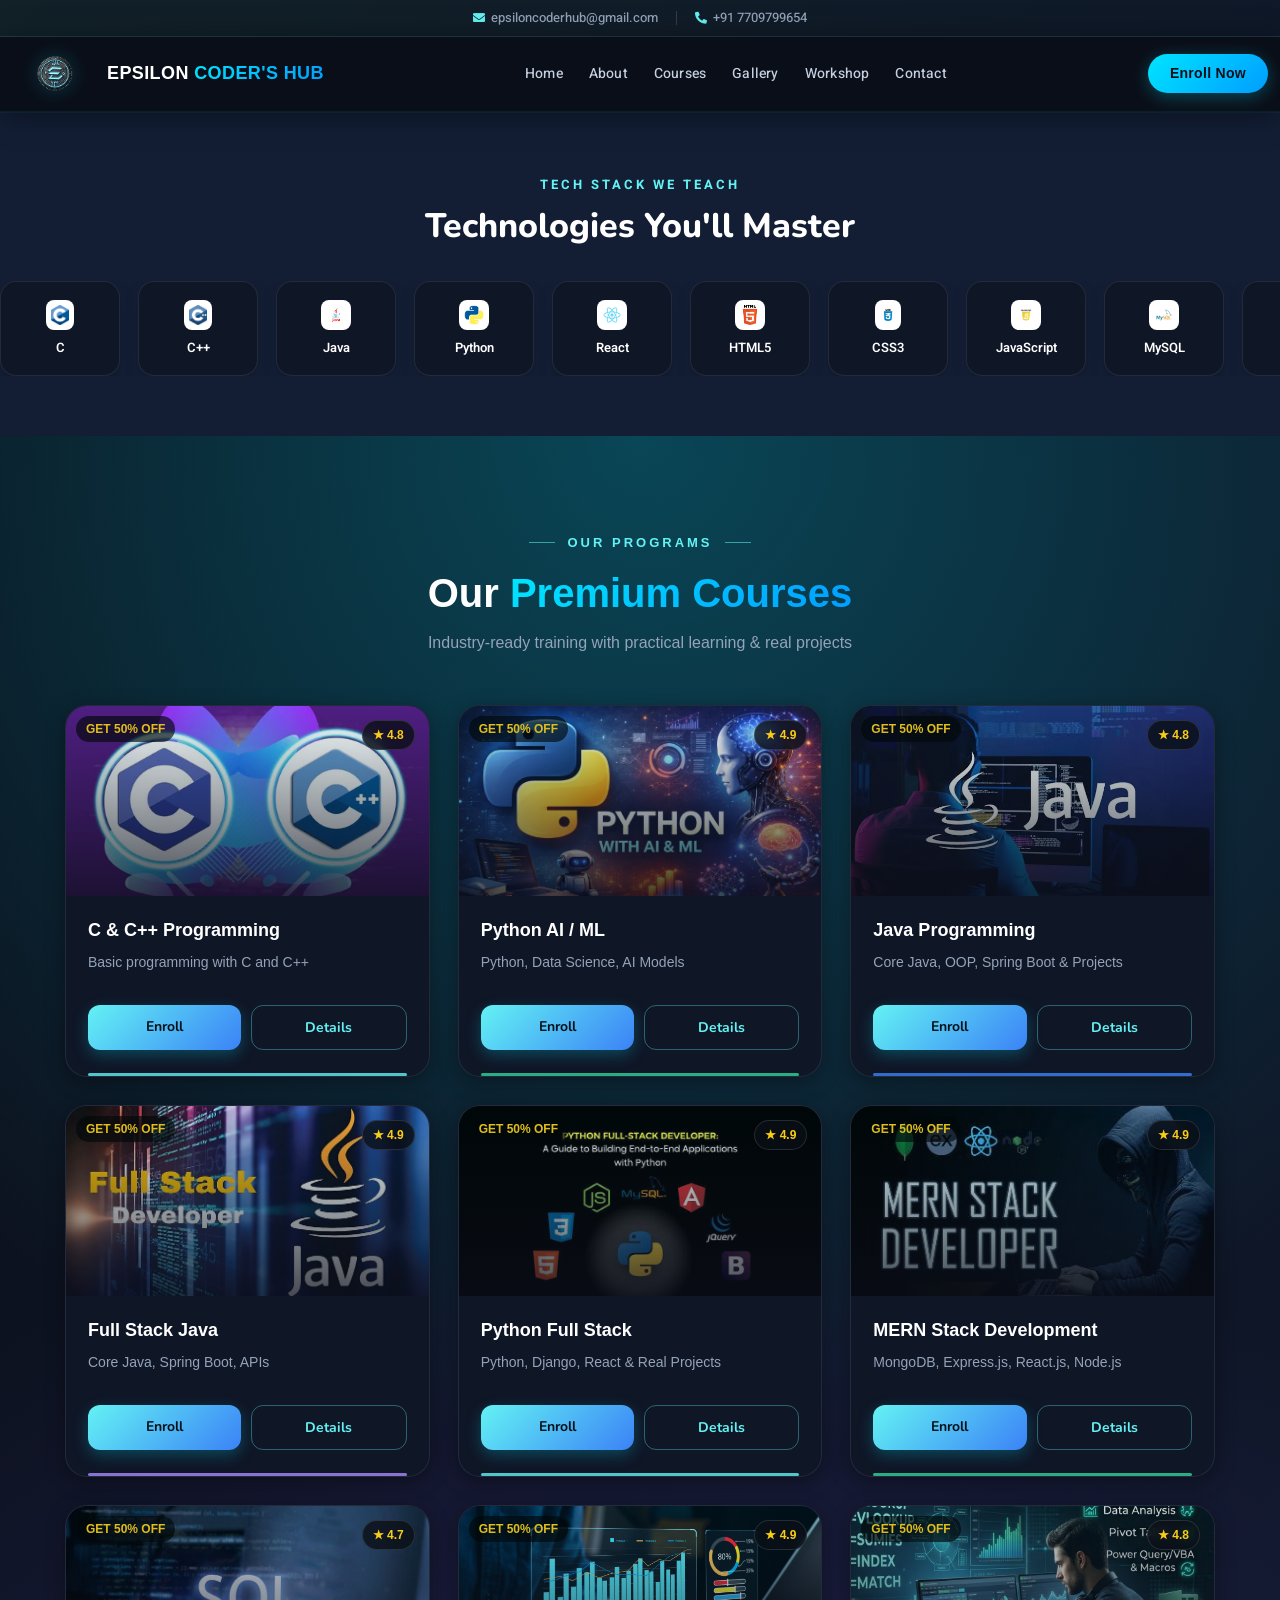
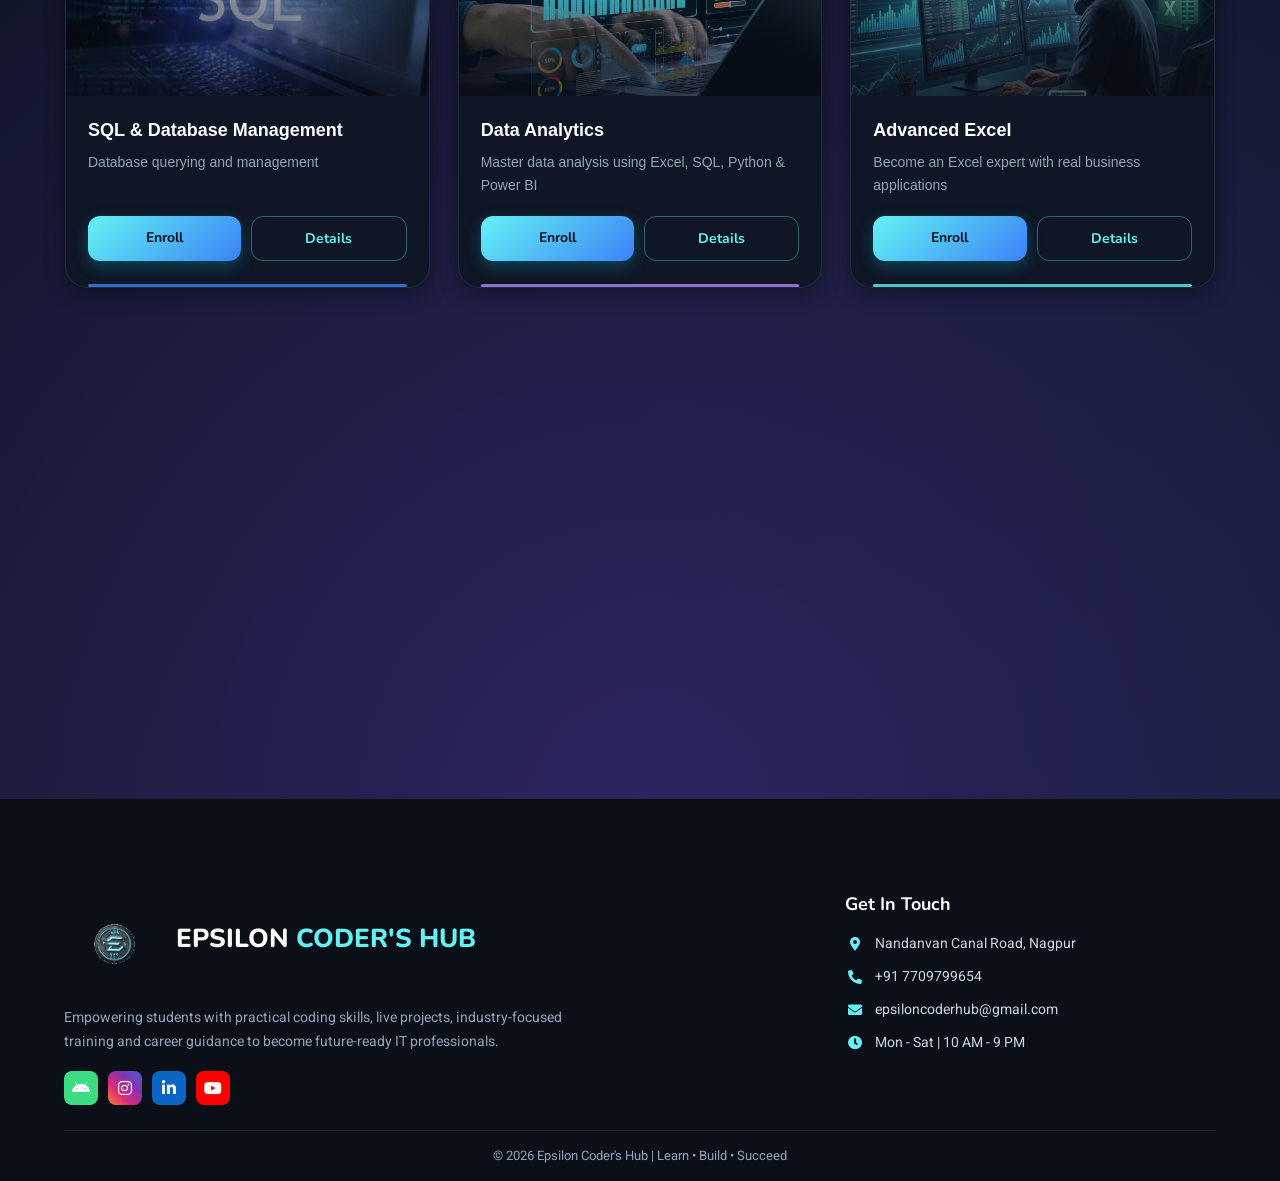
<file: courses.html>
<!DOCTYPE html>
<html lang="en">

<head>
  <meta charset="utf-8">
  <title>EPSILON CODER'S HUB</title>
  <meta content="width=device-width, initial-scale=1.0" name="viewport">
  <meta content="" name="keywords">
  <meta content="" name="description">
  <link rel="stylesheet" href="courses.css">
  <link rel="stylesheet" href="https://unpkg.com/aos@2.3.4/dist/aos.css">
  <!-- Favicon -->
  <link href="img/favicon.ico" rel="icon">

  <!-- Google Web Fonts -->
  <link rel="preconnect" href="https://fonts.googleapis.com">
  <link rel="preconnect" href="https://fonts.gstatic.com" crossorigin>
  <link
    href="https://fonts.googleapis.com/css2?family=Heebo:wght@400;500;600&family=Nunito:wght@600;700;800&display=swap"
    rel="stylesheet">

  <!-- Icon Font Stylesheet -->
  <link href="https://cdnjs.cloudflare.com/ajax/libs/font-awesome/5.10.0/css/all.min.css" rel="stylesheet">
  <link href="https://cdn.jsdelivr.net/npm/bootstrap-icons@1.4.1/font/bootstrap-icons.css" rel="stylesheet">

  <!-- Libraries Stylesheet -->
  <link href="lib/animate/animate.min.css" rel="stylesheet">
  <link href="lib/owlcarousel/assets/owl.carousel.min.css" rel="stylesheet">

  <!-- Customized Bootstrap Stylesheet -->
  <link href="css/bootstrap.min.css" rel="stylesheet">

  <!-- Template Stylesheet -->
  <link href="css/style.css" rel="stylesheet">
  <link rel="stylesheet" href="navbar.css">
  <style>
    /* =========================
   DARK THEME TOKENS (matches About page)
========================= */

    :root {
      --bg: #0B0F17;
      --bg-card: #0F1626;
      --border-soft: rgba(148, 163, 184, .14);
      --accent-cyan: #63F2F4;
      --accent-green: #34D399;
      --accent-blue: #3B82F6;
      --accent-purple: #A78BFA;
      --text-gray: #94a3b8;
      --text-gray-light: #cbd5e1;
    }

    html,
    body {
      background: var(--bg);
    }

    body {
      color: #e2e8f0;
      font-family: 'Heebo', sans-serif;
    }

    .section-eyebrow {
      display: inline-flex;
      align-items: center;
      gap: 12px;
      color: var(--accent-cyan);
      font-size: 13px;
      font-weight: 700;
      letter-spacing: 3px;
      text-transform: uppercase;
    }

    .section-eyebrow::before,
    .section-eyebrow::after {
      content: '';
      width: 26px;
      height: 1px;
      background: var(--accent-cyan);
      opacity: .55;
    }

    /* =========================
   TECH STACK SECTION
========================= */

    .tech-stack-section {
      padding: 60px 0;
      background: #131E35;
      overflow: hidden;
    }

    .tech-heading {
      text-align: center;
      margin-bottom: 35px;
    }

    .tech-heading span {
      color: #63F2F4;
      font-size: 13px;
      font-weight: 700;
      letter-spacing: 3px;
    }

    .tech-heading h2 {
      margin-top: 10px;
      font-size: 34px;
      font-weight: 800;
      color: #ffffff;
    }

    /* SLIDER */

    .tech-slider {
      width: 100%;
      overflow: hidden;
      position: relative;
    }

    .tech-track {
      display: flex;
      gap: 18px;
      width: max-content;
      animation: techScroll 22s linear infinite;
    }

    /* CARD */

    .tech-card {
      width: 120px;
      height: 95px;

      background: var(--bg-card);
      border: 1px solid var(--border-soft);

      border-radius: 16px;

      display: flex;
      flex-direction: column;
      justify-content: center;
      align-items: center;

      transition: .3s;

      box-shadow: 0 5px 15px rgba(0, 0, 0, .15);
    }

    .tech-card:hover {
      transform: translateY(-6px);

      border-color: #63F2F4;

      box-shadow:
        0 10px 25px rgba(99, 242, 244, .25);
    }

    .tech-card img {
      height: 30px;
      width: auto;
      object-fit: contain;
      background: #fff;
      padding: 5px;
      border-radius: 8px;
    }

    .tech-card p {
      margin-top: 8px;
      margin-bottom: 0;

      font-size: 13px;
      font-weight: 600;
      color: #ffffff;
    }

    /* ANIMATION */

    @keyframes techScroll {

      from {
        transform: translateX(0);
      }

      to {
        transform: translateX(-50%);
      }
    }

    /* MOBILE */

    @media(max-width:768px) {

      .tech-card {
        width: 100px;
        height: 85px;
      }

      .tech-card img {
        height: 32px;
      }

      .tech-heading h2 {
        font-size: 26px;
      }

    }

    /* footer starts here */
    /* =========================
   FOOTER
========================= */


    .footer {
      background: #0B0F17;
      color: #fff;
      padding: 35px 0 0;
      margin-top: 60px;
    }

    .footer-container {
      width: 90%;
      max-width: 1200px;
      margin: auto;
    }

    /* GRID */

    .footer-grid {
      display: grid;
      grid-template-columns: 2fr 1fr;
      gap: 40px;
      align-items: start;
      padding-bottom: 25px;
    }

    /* LOGO */

    .footer-logo {
      font-size: 26px;
      font-weight: 800;
      margin-bottom: 10px;
      color: #fff;
    }

    .footer-logo span {
      color: #63F2F4;
    }

    /* DESCRIPTION */

    .footer-desc {
      color: #94a3b8;
      font-size: 14px;
      line-height: 1.7;
      max-width: 500px;
      margin-bottom: 18px;
    }

    /* TITLE */

    .footer-title {
      font-size: 18px;
      font-weight: 700;
      margin-bottom: 18px;
      color: #fff;
    }

    /* CONTACT */

    .contact-item {
      display: flex;
      align-items: center;
      gap: 10px;

      color: #cbd5e1;

      margin-bottom: 12px;

      font-size: 14px;
    }

    .contact-item i {
      color: #63F2F4;
      width: 20px;
      min-width: 20px;
      text-align: center;
      font-size: 14px;
    }

    /* SOCIAL */

    .social-icons {
      display: flex;
      gap: 10px;
    }

    .social-icons a {
      width: 38px;
      height: 38px;

      border-radius: 10px;

      display: flex;
      align-items: center;
      justify-content: center;

      background: rgba(255, 255, 255, .06);

      color: #fff;

      transition: .3s;

      text-decoration: none;
    }

    .social-icons a {
      width: 34px;
      height: 34px;
      border-radius: 8px;
      display: flex;
      align-items: center;
      justify-content: center;
      color: #fff;
      font-size: 16px;
      transition: .3s ease;
    }

    /* Brand Backgrounds */
    .social-icons .android {
      background: #3DDC84;
    }

    .social-icons .instagram {
      background: linear-gradient(45deg, #F58529, #DD2A7B, #8134AF, #515BD4);
    }

    .social-icons .linkedin {
      background: #0A66C2;
    }

    .social-icons .youtube {
      background: #FF0000;
    }

    .social-icons a:hover {
      background: #63F2F4;
      color: #0B0F17;
      transform: translateY(-3px);
    }

    /* BOTTOM */

    .footer-bottom {
      border-top: 1px solid rgba(255, 255, 255, .08);

      text-align: center;

      padding: 15px 0;

      font-size: 13px;

      color: #94a3b8;
    }

    /* MOBILE */

    @media(max-width:768px) {

      .footer {
        padding-top: 25px;
      }

      .footer-grid {
        grid-template-columns: 1fr;
        gap: 25px;
        text-align: center;
      }

      .footer-desc {
        margin: auto auto 18px;
      }

      .contact-item {
        justify-content: center;
      }

      .social-icons {
        justify-content: center;
      }
    }

    .footer-brand {
      display: flex;
      align-items: center;
      gap: 12px;
      margin-bottom: 12px;
    }

    .footer-brand img {
      height: 100px;
      width: auto;
    }

    .spinner-border-custom {
      width: 3rem;
      height: 3rem;
    }

    .navbar-brand-text {
      margin-left: 10px;
    }

    .navbar-brand-highlight {
      color: #2563eb;
    }


    /* BACKDROP */
    .modal {
      display: none;
      position: fixed;
      top: 0;
      left: 0;

      width: 100%;
      height: 100%;

      background: rgba(0, 0, 0, 0.7);
      backdrop-filter: blur(5px);

      justify-content: center;
      align-items: center;

      z-index: 9999;
    }

    /* BOX */
    .modal-content {
      background: #121a2a;
      padding: 25px;
      border-radius: 15px;
      width: 320px;

      box-shadow: 0 0 25px rgba(0, 229, 255, 0.3);

      text-align: center;
      position: relative;
    }

    /* CLOSE BUTTON */
    .close {
      position: absolute;
      top: 10px;
      right: 15px;
      font-size: 22px;
      cursor: pointer;
      color: white;
    }

    /* INPUTS */
    .modal-content input {
      width: 100%;
      padding: 10px;
      margin: 10px 0;

      border: none;
      border-radius: 8px;
    }

    /* BUTTON */
    .modal-content button {
      width: 100%;
      padding: 10px;

      background: #00e5ff;
      border: none;
      border-radius: 8px;

      font-weight: bold;
      cursor: pointer;
    }

    /* SUCCESS MESSAGE */
    #successMsg {
      color: #00ff88;
      margin-top: 10px;
      font-weight: 600;
    }

    .modal-content #courseName {
      color: #fff;
      font-family: 'Nunito', sans-serif;
      font-size: 20px;
      margin-bottom: 4px;
    }

    .modal-content input::placeholder {
      color: #64748b;
    }

    .modal-content input {
      background: #ffffff;
      color: #0B0F17;
      border: 1px solid transparent;
      transition: .25s;
    }

    .modal-content input:focus {
      outline: none;
      border-color: var(--accent-cyan);
      box-shadow: 0 0 0 3px rgba(99, 242, 244, .2);
    }

    .modal-content button {
      background: linear-gradient(135deg, #63F2F4, #3B82F6);
      color: #06121a;
      transition: .25s;
    }

    .modal-content button:hover {
      box-shadow: 0 8px 20px rgba(99, 242, 244, .3);
      transform: translateY(-2px);
    }

    /* =========================
   COURSE SECTION
========================= */

    .course-section {
      max-width: 1280px;
      margin: 0 auto;
      padding: 90px 20px 100px;
    }

    .course-heading {
      text-align: center;
      margin-bottom: 50px;
    }

    .course-heading h2 {
      margin-top: 16px;
      font-size: 40px;
      font-weight: 800;
      color: #ffffff;
    }

    .course-heading h2 span {
      color: var(--accent-cyan);
    }

    .course-heading p {
      margin-top: 14px;
      color: var(--text-gray);
      font-size: 16px;
    }

    .course-grid {
      display: grid;
      grid-template-columns: repeat(4, 1fr);
      gap: 28px;
    }

    .course-card {
      position: relative;
      display: flex;
      flex-direction: column;
      background: var(--bg-card);
      border: 1px solid var(--border-soft);
      border-radius: 22px;
      overflow: hidden;
      transition: transform .35s ease, box-shadow .35s ease, border-color .35s ease;
    }

    .course-card::after {
      content: '';
      position: absolute;
      left: 22px;
      right: 22px;
      bottom: 0;
      height: 3px;
      border-radius: 3px;
      background: var(--accent-cyan);
      opacity: .8;
    }

    .course-card:nth-child(4n+2)::after {
      background: var(--accent-green);
    }

    .course-card:nth-child(4n+3)::after {
      background: var(--accent-blue);
    }

    .course-card:nth-child(4n+4)::after {
      background: var(--accent-purple);
    }

    .course-card:hover {
      transform: translateY(-8px);
      border-color: rgba(99, 242, 244, .4);
      box-shadow: 0 20px 40px rgba(0, 0, 0, .35), 0 0 30px rgba(99, 242, 244, .12);
    }

    .course-image {
      position: relative;
      height: 190px;
      overflow: hidden;
    }

    .course-image img {
      width: 100%;
      height: 100%;
      object-fit: cover;
      display: block;
      transition: transform .5s ease;
    }

    .course-card:hover .course-image img {
      transform: scale(1.06);
    }

    .badge-best {
      position: absolute;
      top: 14px;
      left: 14px;
      background: linear-gradient(135deg, #fb923c, #f43f5e);
      color: #fff;
      font-size: 10px;
      font-weight: 800;
      letter-spacing: .5px;
      text-transform: uppercase;
      padding: 5px 12px;
      border-radius: 999px;
      box-shadow: 0 4px 12px rgba(0, 0, 0, .3);
    }

    .badge-rating {
      position: absolute;
      top: 14px;
      right: 14px;
      background: rgba(11, 15, 23, .8);
      backdrop-filter: blur(6px);
      color: #facc15;
      font-size: 12px;
      font-weight: 700;
      padding: 5px 10px;
      border-radius: 999px;
      border: 1px solid rgba(255, 255, 255, .12);
    }

    .img-enrolled {
      position: absolute;
      left: 14px;
      bottom: 14px;
      background: rgba(11, 15, 23, .8);
      backdrop-filter: blur(6px);
      color: #e2e8f0;
      font-size: 11px;
      font-weight: 600;
      padding: 5px 10px;
      border-radius: 999px;
      border: 1px solid rgba(255, 255, 255, .1);
    }

    .course-body {
      display: flex;
      flex-direction: column;
      flex: 1;
      padding: 22px 22px 26px;
    }

    .course-title {
      color: #fff;
      font-size: 18px;
      font-weight: 800;
      margin-bottom: 8px;
    }

    .course-desc {
      color: var(--text-gray);
      font-size: 14px;
      line-height: 1.6;
      margin-bottom: 20px;
      flex: 1;
    }

    .btn-row {
      display: flex;
      gap: 10px;
      margin-top: auto;
    }

    .btn {
      flex: 1;
      text-align: center;
      padding: 11px 12px;
      border-radius: 12px;
      font-size: 14px;
      font-weight: 700;
      text-decoration: none;
      transition: .25s;
      cursor: pointer;
    }

    .btn.enroll {
      background: linear-gradient(135deg, #63F2F4, #3B82F6);
      color: #06121a;
      border: none;
    }

    .btn.enroll:hover {
      box-shadow: 0 8px 20px rgba(99, 242, 244, .35);
      transform: translateY(-2px);
    }

    .btn.details {
      background: transparent;
      color: var(--accent-cyan);
      border: 1px solid rgba(99, 242, 244, .35);
    }

    .btn.details:hover {
      background: rgba(99, 242, 244, .08);
      border-color: var(--accent-cyan);
    }

    /* =========================
   COURSE DETAILS MODAL
========================= */

    .details-modal {
      display: none;
      position: fixed;
      inset: 0;
      background: rgba(0, 0, 0, .75);
      backdrop-filter: blur(6px);
      justify-content: center;
      align-items: center;
      padding: 20px;
      z-index: 9999;
    }

    .details-content {
      position: relative;
      width: 100%;
      max-width: 560px;
      max-height: 85vh;
      overflow-y: auto;
      background: #121a2a;
      border: 1px solid rgba(99, 242, 244, .15);
      border-radius: 18px;
      padding: 32px;
      box-shadow: 0 0 40px rgba(99, 242, 244, .15);
    }

    .details-content h2 {
      color: #fff;
      font-family: 'Nunito', sans-serif;
      font-size: 23px;
      margin-bottom: 10px;
    }

    .details-content p {
      color: var(--text-gray-light);
      line-height: 1.7;
      font-size: 14px;
    }

    .details-content hr {
      border: none;
      border-top: 1px solid rgba(255, 255, 255, .1);
      margin: 18px 0;
    }

    .details-content h4 {
      color: var(--accent-cyan);
      font-size: 13px;
      letter-spacing: 1px;
      text-transform: uppercase;
      margin-top: 18px;
      margin-bottom: 6px;
    }

    .close-details {
      position: absolute;
      top: 14px;
      right: 18px;
      font-size: 24px;
      color: #fff;
      cursor: pointer;
      line-height: 1;
      transition: .2s;
    }

    .close-details:hover {
      color: var(--accent-cyan);
    }

    @media(max-width: 1200px) {
      .course-grid {
        grid-template-columns: repeat(3, 1fr);
      }
    }

    @media(max-width: 992px) {
      .course-grid {
        grid-template-columns: repeat(2, 1fr);
      }
    }

    @media(max-width: 768px) {
      .course-section {
        padding: 60px 20px 70px;
      }

      .course-heading h2 {
        font-size: 30px;
      }

      .course-grid {
        grid-template-columns: 1fr;
      }
    }

    /* =========================
   TOP CONTACT STRIP
========================= */

    .topbar {
      background: linear-gradient(135deg, rgba(99, 242, 244, .08), rgba(59, 130, 246, .08));
      border-bottom: 1px solid rgba(99, 242, 244, .15);
      padding: 8px 0;
    }

    .topbar-inner {
      max-width: 1200px;
      margin: 0 auto;
      display: flex;
      justify-content: center;
      align-items: center;
      gap: 18px;
      flex-wrap: wrap;
      padding: 0 15px;
    }

    .topbar-item {
      color: #94a3b8;
      font-size: 13px;
      font-weight: 500;
      text-decoration: none;
      display: flex;
      align-items: center;
      gap: 6px;
      transition: .3s;
    }

    .topbar-item i {
      color: #63F2F4;
      font-size: 12px;
    }

    .topbar-item:hover {
      color: #63F2F4;
    }

    .topbar-divider {
      width: 1px;
      height: 14px;
      background: rgba(255, 255, 255, .15);
    }

    @media (max-width: 500px) {
      .topbar-inner {
        gap: 10px;
      }

      .topbar-item {
        font-size: 11.5px;
      }
    }

    /* ==========================
   991px — MOBILE MENU FIX
========================== */

    @media (max-width: 991px) {

      .navbar {
        height: auto;
      }

      .navbar-brand {
        max-width: 70%;
      }

      .navbar-toggler {
        margin-left: auto;
      }

      .navbar .container-fluid {
        flex-wrap: wrap;
      }

      .navbar-collapse {
        width: 100%;
        flex-basis: 100%;
        order: 3;
        margin-top: 12px;
      }

      .navbar-nav.mx-auto {
        margin: 0 !important;
        width: 100%;
      }
    }

    .discount {
      position: absolute;
      top: 10px;
      left: 10px;
      background: rgba(0, 0, 0, .65);
      color: #facc15;
      font-size: 12px;
      font-weight: 700;
      padding: 4px 10px;
      border-radius: 20px;
    }
  </style>
</head>

<body>
  <!-- TOP CONTACT STRIP -->
  <div class="topbar">
    <div class="topbar-inner">
      <a href="mailto:info@epsiloncodershub.com" class="topbar-item">
        <i class="fas fa-envelope"></i> epsiloncoderhub@gmail.com
      </a>
      <span class="topbar-divider"></span>
      <a href="tel:+917709799654" class="topbar-item">
        <i class="fas fa-phone-alt"></i> +91 7709799654
      </a>
    </div>
  </div>

  <!-- Spinner Start -->
  <div id="spinner"
    class="show position-fixed translate-middle w-100 vh-100 top-50 start-50 d-flex align-items-center justify-content-center"
    style="background:#0B0F17;">
    <div class="spinner-border text-info" role="status">
      <span class="sr-only">Loading...</span>
    </div>
  </div>
  <!-- Spinner End -->


  <!-- Navbar Start -->
  <nav class="navbar navbar-expand-lg sticky-top">
    <div class="container-fluid d-flex align-items-center">

      <!-- LEFT SIDE: Logo + Text -->
      <a href="index.html" class="navbar-brand d-flex align-items-center">
        <img src="img/eps_logo.png" alt="logo">
        <span>
          EPSILON <span style="color:#63F2F4;">CODER'S HUB</span>
        </span>
      </a>

      <!-- RIGHT SIDE: HAMBURGER -->
      <button class="navbar-toggler ms-auto" type="button" data-bs-toggle="collapse" data-bs-target="#navbarCollapse">
        <span class="navbar-toggler-icon"></span>
      </button>

      <!-- MENU -->
      <div class="collapse navbar-collapse" id="navbarCollapse">

        <div class="navbar-nav mx-auto">
          <a href="index.html" class="nav-link">Home</a>
          <a href="about.html" class="nav-link ">About</a>
          <a href="courses.html" class="nav-link courses">Courses</a>
          <a href="gallery.html" class="nav-link">Gallery</a>
          <a href="workshop.html" class="nav-link ">Workshop</a>
          <a href="contact.html" class="nav-link">Contact</a>
        </div>

        <a href="contact.html" class="enroll-btn ms-lg-3">
          Enroll Now
        </a>

      </div>

    </div>
  </nav>
  <!-- Navbar End -->
  <!-- TECH STACK START -->

  <section class="tech-stack-section">

    <div class="tech-heading">
      <span>TECH STACK WE TEACH</span>
      <h2>Technologies You'll Master</h2>
    </div>

    <div class="tech-slider">

      <div class="tech-track">

        <!-- ROW 1 -->
        <div class="tech-card">
          <img src="img/c.jpg" alt="">
          <p>C</p>
        </div>
        <div class="tech-card">
          <img src="img/c++.jpg" alt="">
          <p>C++</p>
        </div>
        <div class="tech-card">
          <img src="img/java.jpg" alt="">
          <p>Java</p>
        </div>



        <div class="tech-card">
          <img src="img/python.jpg" alt="">
          <p>Python</p>
        </div>

        <div class="tech-card">
          <img src="img/react.jpg" alt="">
          <p>React</p>
        </div>

        <div class="tech-card">
          <img src="img/html.jpg" alt="">
          <p>HTML5</p>
        </div>

        <div class="tech-card">
          <img src="img/css.jpg" alt="">
          <p>CSS3</p>
        </div>

        <div class="tech-card">
          <img src="img/javascript.jpg" alt="">
          <p>JavaScript</p>
        </div>

        <div class="tech-card">
          <img src="img/mysql.jpg" alt="">
          <p>MySQL</p>
        </div>

        <!-- DUPLICATE FOR SMOOTH LOOP -->

        <div class="tech-card">
          <img src="img/c.jpg" alt="">
          <p>C</p>
        </div>
        <div class="tech-card">
          <img src="img/c++.jpg" alt="">
          <p>C++</p>
        </div>
        <div class="tech-card">
          <img src="img/java.jpg" alt="">
          <p>Java</p>
        </div>



        <div class="tech-card">
          <img src="img/python.jpg" alt="">
          <p>Python</p>
        </div>

        <div class="tech-card">
          <img src="img/react.jpg" alt="">
          <p>React</p>
        </div>

        <div class="tech-card">
          <img src="img/html.jpg" alt="">
          <p>HTML5</p>
        </div>

        <div class="tech-card">
          <img src="img/css.jpg" alt="">
          <p>CSS3</p>
        </div>

        <div class="tech-card">
          <img src="img/javascript.jpg" alt="">
          <p>JavaScript</p>
        </div>

        <div class="tech-card">
          <img src="img/mysql.jpg" alt="">
          <p>MySQL</p>
        </div>

      </div>

    </div>

  </section>

  <!-- TECH STACK END -->


  <!-- course card starts -->

  <!-- ─── SECTION ─────────────────────────────── -->
  <div class="course-section">

    <div class="course-heading">
      <span class="section-eyebrow">Our Programs</span>
      <h2>Our <span>Premium Courses</span></h2>
      <p>Industry-ready training with practical learning & real projects</p>
    </div>

    <div class="course-grid">

      <!-- 1)c & c++ card -->
      <div class="course-card" data-aos="zoom-in">
        <div class="course-image">
          <img src="img/Crs-1.jpg" alt="C & C++ Programming">
          <div class="discount">GET 50% OFF</div>
          <div class="badge-rating">★ 4.8</div>
        </div>
        <div class="course-body">
          <div class="course-title">C & C++ Programming</div>
          <div class="course-desc">Basic programming with C and C++</div>

          <div class="btn-row">
            <a href="javascript:void(0)" class="btn enroll" onclick="openEnrollModal('C & C++ Programming')">Enroll</a>
            <a href="#" class="btn details" onclick="openDetailsModal(
        'C &amp; C++ Programming',
        'Learn C fundamentals, C++ OOP, Data Structures, and problem-solving with real-world coding practice',
        '3 Months',
       
        'C Basics (syntax, loops, functions, arrays), Pointers, Memory Management, Structures, C++ OOP (classes, objects, inheritance, polymorphism), STL basics, Problem Solving, DSA fundamentals, Mini Projects',
        'Software Developer, C/C++ Programmer, Backend Developer, Game Developer (Basics), Problem Solving Engineer'
      )">Details</a>
          </div>
        </div>
      </div>

      <!-- CARD 2 python-->
      <div class="course-card" data-aos="zoom-in">
        <div class="course-image">
          <img src="img/Crs-4.webp" alt="Python AI / ML">
          <div class="discount">GET 50% OFF</div>
          <div class="badge-rating">★ 4.9</div>

        </div>
        <div class="course-body">
          <div class="course-title">Python AI / ML</div>
          <div class="course-desc">Python, Data Science, AI Models</div>

          <div class="btn-row">
            <a href="javascript:void(0)" class="btn enroll"
              onclick="openEnrollModal('Python AI / ML Development')">Enroll</a>
            <a href="#" class="btn details" onclick="openDetailsModal(
        'Python AI / ML Development',
        'Python, Artificial Intelligence, Machine Learning, Data Science with real-world projects',
        '6 Months',
        
        'Python Programming, Data Analysis, NumPy, Pandas, Data Visualization, Machine Learning, Deep Learning Basics, AI Concepts, Model Building, Project Development, Deployment',
        'Python Developer, AI Engineer, Machine Learning Engineer, Data Analyst, Data Scientist, AI Research Assistant, Freelancer'
      )">Details</a>
          </div>
        </div>
      </div>

      <!-- CARD 2 — java -->
      <div class="course-card" data-aos="zoom-in">
        <div class="course-image">
          <img src="img/javaprogramming.jpg" alt="Java Programming">
          <div class="discount">GET 50% OFF</div>
          <div class="badge-rating">★ 4.8</div>

        </div>
        <div class="course-body">
          <div class="course-title">Java Programming</div>
          <div class="course-desc">Core Java, OOP, Spring Boot & Projects</div>

          <div class="btn-row">
            <a href="javascript:void(0)" class="btn enroll" onclick="openEnrollModal('Java Programming')">Enroll</a>
            <a href="#" class="btn details" onclick="openDetailsModal(
        'Java Programming',
        'Core Java, Object-Oriented Programming, Spring Boot, and real-world backend projects',
        '4 Months',
       
        'Java Basics, OOP Concepts, Exception Handling, Collections Framework, File I/O, JDBC, Multithreading, Spring Boot, REST APIs, Maven, Git & GitHub, Mini Projects',
        'Java Developer, Backend Developer, Software Engineer, Android Developer (Basics), Full Stack Developer, Freelancer'
      )">Details</a>
          </div>
        </div>
      </div>
      <!-- CARD 4full stack  -->
      <div class="course-card" data-aos="zoom-in">
        <div class="course-image">
          <img src="img/Crs-8.jpeg" alt="Full Stack Java">
          <div class="discount">GET 50% OFF</div>
          <div class="badge-rating">★ 4.9</div>

        </div>
        <div class="course-body">
          <div class="course-title">Full Stack Java</div>
          <div class="course-desc">Core Java, Spring Boot, APIs</div>

          <div class="btn-row">
            <a href="javascript:void(0)" class="btn enroll"
              onclick="openEnrollModal('Full Stack Java Development')">Enroll</a>
            <a href="#" class="btn details" onclick="openDetailsModal(
        'Full Stack Java Development',
        'Java, Spring Boot, MySQL, React with industry-level projects',
        '6 Months',
        '₹8999',
        'Core Java, Advanced Java, JDBC, Servlets, Spring Boot, Hibernate, MySQL, REST APIs, React.js, Git &amp; GitHub, Project Development, Deployment',
        'Java Developer, Full Stack Java Developer, Backend Developer, Software Engineer, Application Developer'
      )">Details</a>
          </div>
        </div>
      </div>

      <!-- card 5 python full stack -->
      <div class="course-card" data-aos="zoom-in">
        <div class="course-image">
          <img src="img/pythonfullstack.jpg" alt="Python Full Stack">
          <div class="discount">GET 50% OFF</div>
          <div class="badge-rating">★ 4.9</div>

        </div>
        <div class="course-body">
          <div class="course-title">Python Full Stack</div>
          <div class="course-desc">Python, Django, React & Real Projects</div>
          <div class="btn-row">
            <a href="javascript:void(0)" class="btn enroll"
              onclick="openEnrollModal('Python Full Stack Development')">Enroll</a>
            <a href="#" class="btn details" onclick="openDetailsModal(
        'Python Full Stack Development',
        'Python, Django, React, PostgreSQL with industry-level real-world projects',
        '6 Months',
        
        'Python Basics, OOP, Django Framework, Django REST Framework, PostgreSQL, React.js, HTML & CSS, REST APIs, Authentication, Git & GitHub, Deployment, Real-World Projects, Portfolio Building',
        'Python Developer, Full Stack Developer, Backend Developer, Django Developer, Web Application Developer, Freelancer'
      )">Details</a>
          </div>
        </div>
      </div>

      <!-- CARD 6: MERN Stack -->
      <div class="course-card" data-aos="zoom-in">
        <div class="course-image">
          <img src="img/crs-12.jpeg" alt="MERN Stack Development">
          <div class="discount">GET 50% OFF</div>
          <div class="badge-rating">★ 4.9</div>

        </div>
        <div class="course-body">
          <div class="course-title">MERN Stack Development</div>
          <div class="course-desc">MongoDB, Express.js, React.js, Node.js</div>

          <div class="btn-row">
            <a href="javascript:void(0)" class="btn enroll"
              onclick="openEnrollModal('MERN Stack Development')">Enroll</a>
            <a href="#" class="btn details" onclick="openDetailsModal(
        'MERN Stack Development',
        'MongoDB, Express.js, React.js, Node.js with real-world projects',
        '6 Months',
        
        'MongoDB, Express.js, React.js, Node.js, REST APIs, Authentication &amp; Authorization, Database Management, Redux, JWT, CRUD Operations, Git &amp; GitHub, Deployment, Real-World Projects, Portfolio Building',
        'MERN Stack Developer, Full Stack Developer, Backend Developer, Frontend Developer, Web Application Developer, Freelancer'
      )">Details</a>
          </div>
        </div>
      </div>
      <!-- card 7 SQL -->
      <div class="course-card" data-aos="zoom-in">
        <div class="course-image">
          <img src="img/Crs-10.jpeg" alt="SQL & Database Management">
          <div class="discount">GET 50% OFF</div>
          <div class="badge-rating">★ 4.7</div>

        </div>
        <div class="course-body">
          <div class="course-title">SQL & Database Management</div>
          <div class="course-desc">Database querying and management</div>
          <div class="btn-row">
            <a href="javascript:void(0)" class="btn enroll"
              onclick="openEnrollModal('SQL & Database Management')">Enroll</a>
            <a href="#" class="btn details" onclick="openDetailsModal(
        'SQL &amp; Database Management',
        'Learn SQL from basics to advanced with real database querying and hands-on practice',
        '1.5 Months',
       
        'SQL Basics (SELECT, INSERT, UPDATE, DELETE), Filtering &amp; Sorting, Joins (INNER, LEFT, RIGHT), Group By &amp; Aggregations, Subqueries, Indexing Basics, Database Design, MySQL/PostgreSQL Practice, Real-World Queries',
        'Database Developer, SQL Developer, Backend Support Engineer, Data Analyst (Basic), Software Developer'
      )">Details</a>
          </div>
        </div>
      </div>


      <!-- ===================== DATA ANALYTICS ===================== -->

      <div class="course-card" data-aos="zoom-in">
        <div class="course-image">
          <img src="img/dataanalytics.webp" alt="Data Analytics">
          <div class="discount">GET 50% OFF</div>
          <div class="badge-rating">★ 4.9</div>
        </div>


        <div class="course-body">
          <div class="course-title">Data Analytics</div>
          <div class="course-desc">Master data analysis using Excel, SQL, Python & Power BI</div>

          <div class="btn-row">
            <a href="javascript:void(0)" class="btn enroll" onclick="openEnrollModal('Data Analytics')">Enroll</a>

            <a href="#" class="btn details"
              onclick="openDetailsModal('Data Analytics','Master data analysis, visualization, SQL, Python, Excel and Power BI through hands-on projects and real business datasets.','4 Months','MS Excel, Advanced Excel, SQL, Python for Data Analysis, Pandas, NumPy, Data Cleaning, Data Visualization, Statistics, Power BI Dashboards, Real Projects','Data Analyst, Business Analyst, BI Analyst, Reporting Analyst, Data Visualization Specialist')">
              Details
            </a>
          </div>
        </div>


      </div>

      <!-- ===================== ADVANCED EXCEL ===================== -->

      <div class="course-card" data-aos="zoom-in">
        <div class="course-image">
          <img src="img/excel.jpg" alt="Advanced Excel">
          <div class="discount">GET 50% OFF</div>
          <div class="badge-rating">★ 4.8</div>
        </div>


        <div class="course-body">
          <div class="course-title">Advanced Excel</div>
          <div class="course-desc">Become an Excel expert with real business applications</div>

          <div class="btn-row">
            <a href="javascript:void(0)" class="btn enroll" onclick="openEnrollModal('Advanced Excel')">Enroll</a>

            <a href="#" class="btn details"
              onclick="openDetailsModal('Advanced Excel','Learn Advanced Excel from basics to professional level with practical business reports and automation techniques.','2 Months','Excel Functions, Lookup Functions, Pivot Tables, Pivot Charts, Conditional Formatting, Dashboards, Data Validation, What-If Analysis, Macros, VBA Basics, MIS Reporting','MIS Executive, Data Analyst, Office Executive, Business Analyst, Reporting Professional')">
              Details
            </a>
          </div>
        </div>

      </div>

      <!-- ===================== POWER BI ===================== -->

      <div class="course-card" data-aos="zoom-in">
        <div class="course-image">
          <img src="img/powerbi.jpg" alt="Power BI">
          <div class="discount">GET 50% OFF</div>
          <div class="badge-rating">★ 4.9</div>
        </div>


        <div class="course-body">
          <div class="course-title">Power BI</div>
          <div class="course-desc">Build interactive dashboards and business intelligence reports</div>

          <div class="btn-row">
            <a href="javascript:void(0)" class="btn enroll" onclick="openEnrollModal('Power BI')">Enroll</a>

            <a href="#" class="btn details"
              onclick="openDetailsModal('Power BI','Learn Microsoft Power BI to create professional dashboards, reports and business intelligence solutions with real-world datasets.','2 Months','Power BI Desktop, Data Import, Data Cleaning, Power Query, Data Modeling, DAX Functions, Charts, KPI Dashboards, Report Publishing, Power BI Service, Real Business Projects','Power BI Developer, BI Analyst, Data Analyst, Dashboard Developer, Business Intelligence Consultant')">
              Details
            </a>
          </div>
        </div>


      </div>


      <!-- CARD 8: BCA / MCA / BSc IT -->
      <div class="course-card" data-aos="zoom-in">
        <div class="course-image">
          <img src="img/Crs-13.jpeg" alt="BCA / MCA / BSc IT">
          <div class="discount">GET 50% OFF</div>
          <div class="badge-rating">★ 4.9</div>

        </div>
        <div class="course-body">
          <div class="course-title">BCA / MCA / BSc IT</div>
          <div class="course-desc">Academic + Practical Coding Support</div>

          <div class="btn-row">
            <a href="javascript:void(0)" class="btn enroll"
              onclick="openEnrollModal('BCA / MCA / BSc IT Career Development Program')">Enroll</a>
            <a href="#" class="btn details" onclick="openDetailsModal(
        'BCA / MCA / BSc IT Career Development Program',
        'Comprehensive academic and industry-oriented training designed for BCA, MCA, and BSc IT students to strengthen technical skills and improve career opportunities',
        '1 Year',
        
        'C Programming, C++, Java, Python, DBMS, SQL, Data Structures, Operating Systems, Computer Networks, HTML, CSS, JavaScript, Web Development, Academic Projects, Major Projects, Practical Lab Support, Viva Preparation, Interview Preparation, Resume Building',
        'Software Developer, Full Stack Developer, Java Developer, Python Developer, Web Developer, Database Developer, System Analyst, IT Professional'
      )">Details</a>
          </div>
        </div>
      </div>
      <!-- CARD 9: BCCA -->
      <div class="course-card" data-aos="zoom-in">
        <div class="course-image">
          <img src="img/Crs-14.jpeg" alt="BCCA">
          <div class="discount">GET 50% OFF</div>
          <div class="badge-rating">★ 4.8</div>

        </div>
        <div class="course-body">
          <div class="course-title">BCCA</div>
          <div class="course-desc">Academic + Practical Coding Support</div>

          <div class="btn-row">
            <a href="javascript:void(0)" class="btn enroll"
              onclick="openEnrollModal('BCCA Professional Training Program')">Enroll</a>
            <a href="#" class="btn details" onclick="openDetailsModal(
        'BCCA Professional Training Program',
        'Complete academic and practical training specially designed for BCCA students to strengthen programming, project development, and industry-ready skills',
        '1 Year',
        
        'C Programming, C++, Java, Python, DBMS, SQL, Data Structures, Web Development, Mini Projects, Major Projects, Practical Lab Support, Viva Preparation, Academic Guidance, Interview Preparation, Resume Building',
        'Software Developer, Java Developer, Python Developer, Web Developer, Full Stack Developer, Database Developer, Freelancer'
      )">Details</a>
          </div>
        </div>
      </div>


      <!-- Explore All Courses Button -->





    </div>
    <!-- course card ends -->


  </div>
  </section>


  <!-- Footer Start -->
  <footer class="footer">

    <div class="footer-container">

      <div class="footer-grid">

        <!-- LEFT SIDE -->
        <div class="footer-col">

          <div class="footer-brand">
            <img src="img/eps_logo.png" alt="Epsilon Logo">
            <h2 class="footer-logo">
              EPSILON <span>CODER'S HUB</span>
            </h2>
          </div>

          <p class="footer-desc">
            Empowering students with practical coding skills,
            live projects, industry-focused training and career
            guidance to become future-ready IT professionals.
          </p>

          <div class="social-icons">

            <a href="https://bueduw.on-app.in/app/home?orgCode=bueduw&referrer=utm_source=whatsapp&utm_medium=tutor-app-referral"
              class="android" target="_blank">
              <i class="fab fa-android"></i>
            </a>

            <a href="https://www.instagram.com/epsiloncoding/" class="instagram" target="_blank">
              <i class="fab fa-instagram"></i>
            </a>

            <a href="https://www.linkedin.com/in/mehul-ghiya-6b722b58/" class="linkedin" target="_blank">
              <i class="fab fa-linkedin-in"></i>
            </a>

            <a href="https://www.youtube.com/@Mehulsi" class="youtube" target="_blank">
              <i class="fab fa-youtube"></i>
            </a>

          </div>

        </div>

        <!-- RIGHT SIDE -->

        <div class="footer-col">

          <h3 class="footer-title">
            Get In Touch
          </h3>

          <div class="contact-item">
            <i class="fas fa-map-marker-alt"></i>
            <span>Nandanvan Canal Road, Nagpur</span>
          </div>

          <div class="contact-item">
            <i class="fas fa-phone-alt"></i>
            <span>+91 7709799654</span>
          </div>

          <div class="contact-item">
            <i class="fas fa-envelope"></i>
            <span>epsiloncoderhub@gmail.com</span>
          </div>

          <div class="contact-item">
            <i class="fas fa-clock"></i>
            <span>Mon - Sat | 10 AM - 9 PM</span>
          </div>

        </div>

      </div>

      <div class="footer-bottom">
        © 2026 Epsilon Coder's Hub | Learn • Build • Succeed
      </div>

    </div>

  </footer>

  <!-- Footer End -->

  <!-- JavaScript Libraries -->
  <script src="https://code.jquery.com/jquery-3.4.1.min.js"></script>
  <script src="https://cdn.jsdelivr.net/npm/bootstrap@5.0.0/dist/js/bootstrap.bundle.min.js"></script>
  <script src="lib/wow/wow.min.js"></script>
  <script src="lib/easing/easing.min.js"></script>
  <script src="lib/waypoints/waypoints.min.js"></script>
  <script src="lib/owlcarousel/owl.carousel.min.js"></script>

  <!-- Template JS -->
  <script src="js/main.js"></script>

  <script>
    $(document).ready(function () {
      $(".header-carousel").owlCarousel({
        items: 1,
        loop: true,
        autoplay: true,
        autoplayTimeout: 4000,
        autoplayHoverPause: false,
        smartSpeed: 900,
        dots: true,
        nav: false
      });
    });
  </script>
  <!-- ENROLL MODAL -->
  <div id="enrollModal" class="modal">

    <div class="modal-content">

      <span class="close" onclick="closeEnrollModal()">&times;</span>

      <h2 id="courseName">Enroll Now</h2>

      <form id="enrollForm">

        <input type="text" id="studentName" placeholder="Your Name" required>

        <input type="tel" id="studentMobile" placeholder="Mobile Number" required>

        <input type="hidden" id="selectedCourse">

        <button type="submit">Submit</button>

        <p id="successMsg"></p>

      </form>

    </div>

  </div>



  <script>
    function openEnrollModal(courseName) {
      document.getElementById("enrollModal").style.display = "flex";
      document.getElementById("courseName").innerText = "Enroll: " + courseName;
      document.getElementById("selectedCourse").value = courseName;
    }

    function closeEnrollModal() {
      document.getElementById("enrollModal").style.display = "none";
      document.getElementById("successMsg").innerText = "";
    }

    // close when clicking outside box
    window.onclick = function (event) {
      let modal = document.getElementById("enrollModal");
      if (event.target == modal) {
        modal.style.display = "none";
      }
    }
  </script>

  <!-- email.js javascript from here -->
  <script src="https://cdn.emailjs.com/dist/email.min.js"></script>

  <script>
      (function () {
        emailjs.init("o3nPOhz1ZhykbARgc");
      })();
  </script>
  <script>
    document.getElementById("enrollForm").addEventListener("submit", function (e) {
      e.preventDefault();

      let name = document.getElementById("studentName").value;
      let mobile = document.getElementById("studentMobile").value;
      let course = document.getElementById("selectedCourse").value;

      let params = {
        student_name: name,
        student_mobile: mobile,
        course_name: course
      };

      emailjs.send("service_nqpjxmi", "template_n8cugsi", params)
        .then(function (response) {

          document.getElementById("successMsg").innerText =
            "We will contact you very soon 👍";

          document.getElementById("enrollForm").reset();

          setTimeout(() => {
            closeEnrollModal();
          }, 2000);

        }, function (error) {

          console.log("FAILED...", error);

          document.getElementById("successMsg").innerText =
            "Something went wrong. Try again.";

        });
    });

    function openDetailsModal(
      title,
      description,
      duration,
      fees,
      topics,
      career
    ) {

      document.getElementById("modalCourseTitle").innerText = title;
      document.getElementById("modalCourseDesc").innerText = description;
      document.getElementById("modalDuration").innerText = duration;
      // document.getElementById("modalFees").innerText = fees;
      document.getElementById("modalTopics").innerText = topics;
      // document.getElementById("modalCareer").innerText = career;

      document.getElementById("detailsModal").style.display = "flex";
    }

    function closeDetailsModal() {
      document.getElementById("detailsModal").style.display = "none";
    }
  </script>
  <!-- COURSE DETAILS MODAL -->

  <div id="detailsModal" class="details-modal">

    <div class="details-content">

      <span class="close-details" onclick="closeDetailsModal()">&times;</span>

      <h2 id="modalCourseTitle"></h2>

      <p id="modalCourseDesc"></p>

      <hr>

      <h4>Duration</h4>
      <p id="modalDuration"></p>

      <!-- <h4>Fees</h4>
      <p id="modalFees"></p> -->

      <h4>What You Will Learn</h4>
      <p id="modalTopics"></p>
      <!-- <h4>Career Opportunities</h4>
      <p id="modalCareer"></p> -->
    </div>

  </div>

  <script>
    $('.festival-carousel').owlCarousel({
      loop: true,
      margin: 20,
      autoplay: true,
      autoplayTimeout: 2500,
      smartSpeed: 800,
      responsive: {
        0: { items: 1 },
        600: { items: 2 },
        1000: { items: 3 }
      }
    });
  </script>
  <script src="https://cdn.jsdelivr.net/npm/bootstrap@5.3.3/dist/js/bootstrap.bundle.min.js"></script>
  <script src="https://unpkg.com/aos@2.3.4/dist/aos.js"></script>

  <script>
    AOS.init({
      duration: 800,
      easing: "ease-in-out",
      once: true
    });
  </script>
</body>

</html>
</file>
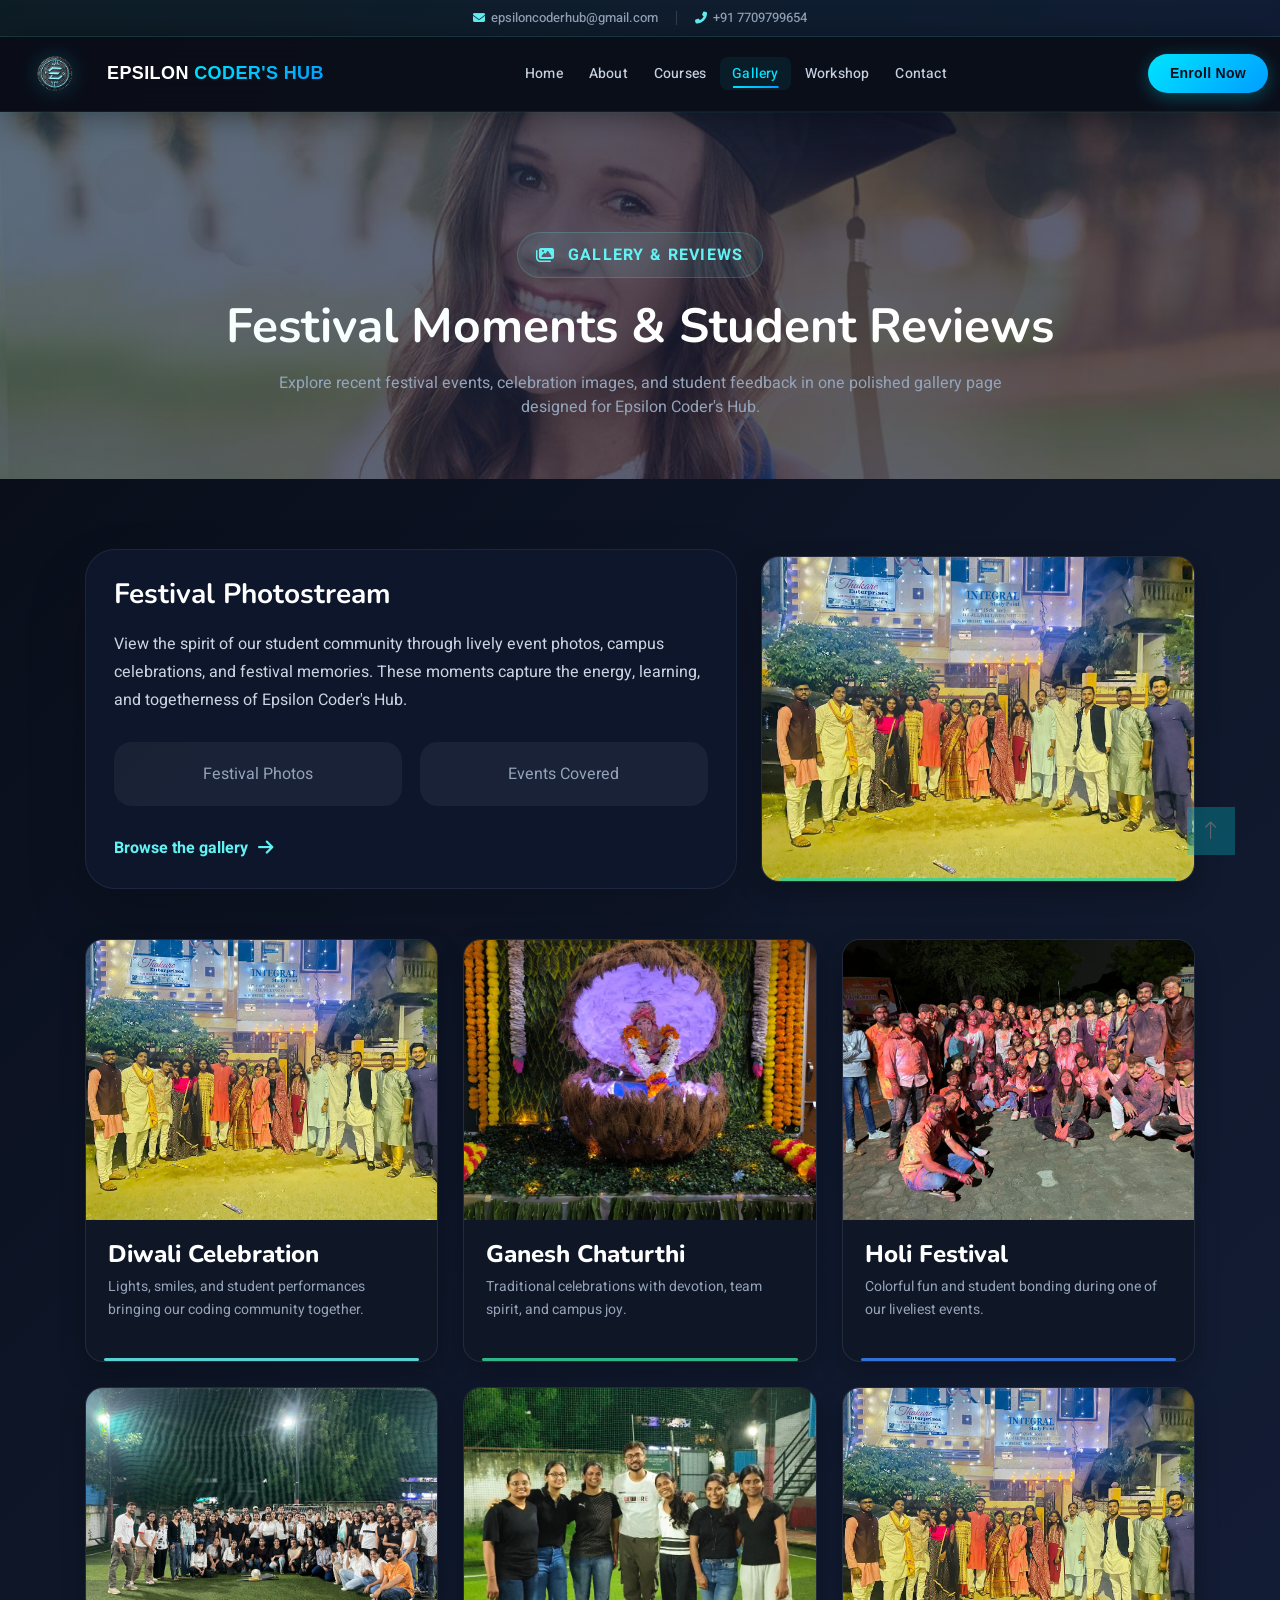
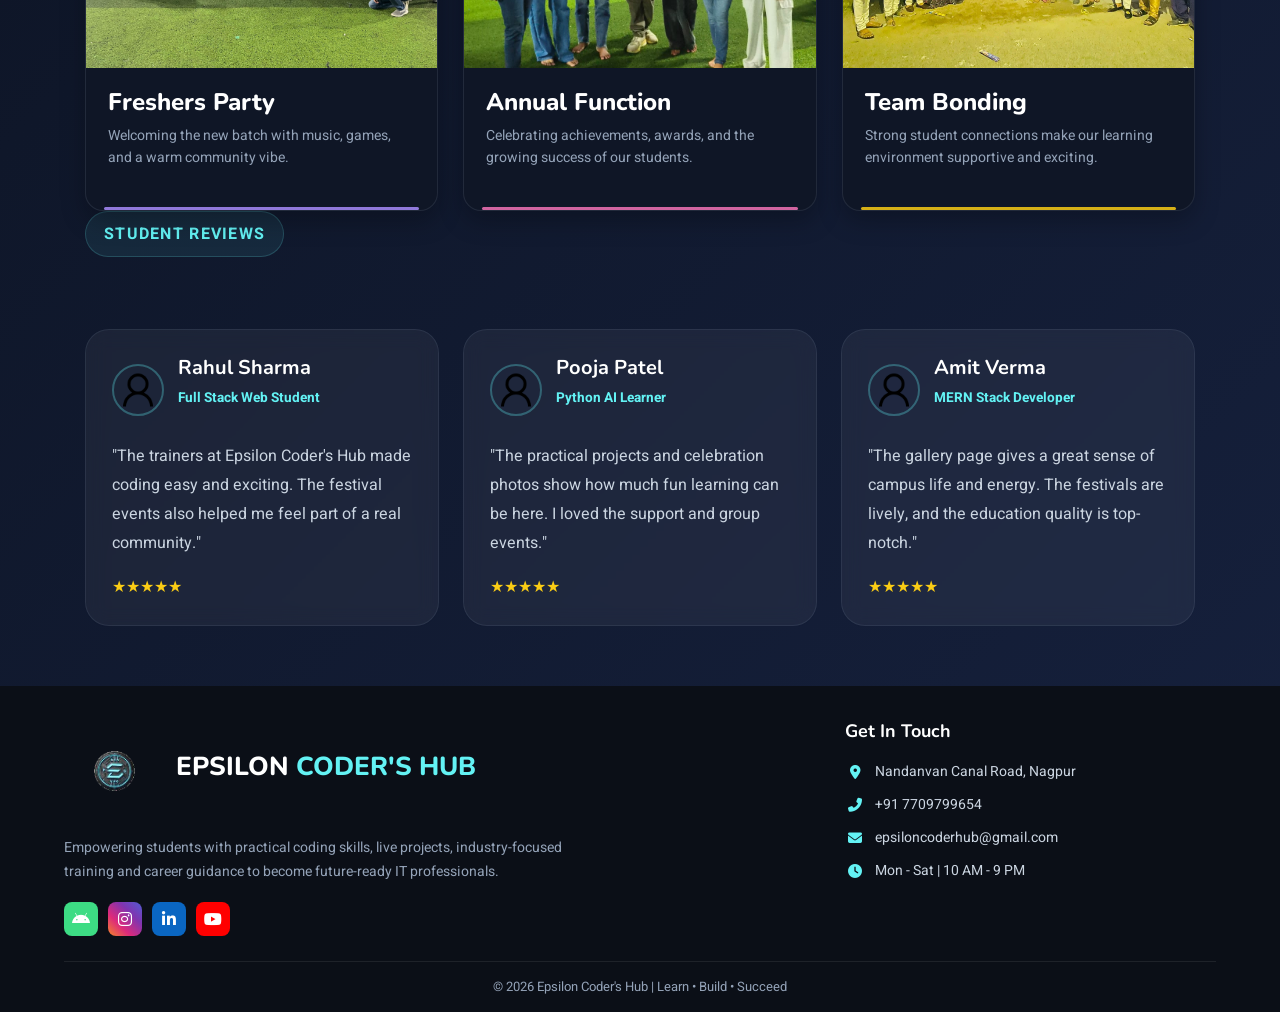
<file: gallery.html>
<!DOCTYPE html>
<html lang="en">

<head>
    <meta charset="UTF-8">
    <meta http-equiv="X-UA-Compatible" content="IE=edge">
    <meta content="width=device-width, initial-scale=1.0" name="viewport">
    <meta content="" name="keywords">
    <meta content="" name="description">
    <title>Gallery | Epsilon Coder's Hub</title>
    <link href="img/favicon.ico" rel="icon">

    <link rel="preconnect" href="https://fonts.googleapis.com">
    <link rel="preconnect" href="https://fonts.gstatic.com" crossorigin>
    <link
        href="https://fonts.googleapis.com/css2?family=Heebo:wght@400;500;600&family=Nunito:wght@600;700;800&display=swap"
        rel="stylesheet">

    <link href="https://cdnjs.cloudflare.com/ajax/libs/font-awesome/5.10.0/css/all.min.css" rel="stylesheet">
    <link href="https://cdn.jsdelivr.net/npm/bootstrap-icons@1.4.1/font/bootstrap-icons.css" rel="stylesheet">

    <link href="lib/animate/animate.min.css" rel="stylesheet">
    <link href="lib/owlcarousel/assets/owl.carousel.min.css" rel="stylesheet">

    <link href="css/bootstrap.min.css" rel="stylesheet">
    <link href="css/style.css" rel="stylesheet">
    <link rel="stylesheet" href="https://cdnjs.cloudflare.com/ajax/libs/font-awesome/6.5.1/css/all.min.css">
    <!-- navbar.css moved up so it loads BEFORE the page-specific <style> block below,
         same order used on index.html / about.html / workshop.html / contact.html -->
    <link rel="stylesheet" href="navbar.css">
    <style>
        body {
            background: linear-gradient(135deg,
                    #070B14 0%,
                    #0F172A 45%,
                    #16213E 100%);
            color: #eef2ff;
        }

        .page-header {
            padding: 120px 0 60px;
            position: relative;
            text-align: center;
            overflow: hidden;
        }

        .page-header::before {
            content: '';
            position: absolute;
            inset: 0;
            background: linear-gradient(135deg, rgba(99, 242, 244, .1), transparent 55%);
            pointer-events: none;
        }

        .page-header h1 {
            font-size: 3rem;
            margin-bottom: 16px;
            color: #ffffff;
        }

        .page-header p {
            color: #94a3b8;
            max-width: 760px;
            margin: 0 auto;
        }




        .footer {
            background: #0B0F17;
            color: #fff;
            padding: 35px 0 0;
            margin-top: 60px;
        }

        .footer-container {
            width: 90%;
            max-width: 1200px;
            margin: auto;
        }

        /* GRID */

        .footer-grid {
            display: grid;
            grid-template-columns: 2fr 1fr;
            gap: 40px;
            align-items: start;
            padding-bottom: 25px;
        }

        /* LOGO */

        .footer-logo {
            font-size: 26px;
            font-weight: 800;
            margin-bottom: 10px;
            color: #fff;
        }

        .footer-logo span {
            color: #63F2F4;
        }

        /* DESCRIPTION */

        .footer-desc {
            color: #94a3b8;
            font-size: 14px;
            line-height: 1.7;
            max-width: 500px;
            margin-bottom: 18px;
        }

        /* TITLE */

        .footer-title {
            font-size: 18px;
            font-weight: 700;
            margin-bottom: 18px;
            color: #fff;
        }

        /* CONTACT */

        .contact-item {
            display: flex;
            align-items: center;
            gap: 10px;

            color: #cbd5e1;

            margin-bottom: 12px;

            font-size: 14px;
        }

        .contact-item i {
            color: #63F2F4;
            width: 20px;
            min-width: 20px;
            text-align: center;
            font-size: 14px;
        }

        .social-icons {
            display: flex;
            gap: 10px;
        }


        .social-icons a {
            width: 34px;
            height: 34px;
            border-radius: 8px;
            display: flex;
            align-items: center;
            justify-content: center;
            color: #fff;
            font-size: 16px;
            transition: .3s ease;
        }

        /* Brand Backgrounds */
        .social-icons .android {
            background: #3DDC84;
        }

        .social-icons .instagram {
            background: linear-gradient(45deg, #F58529, #DD2A7B, #8134AF, #515BD4);
        }

        .social-icons .linkedin {
            background: #0A66C2;
        }

        .social-icons .youtube {
            background: #FF0000;
        }

        .social-icons a:hover {
            background: #63F2F4;
            color: #0B0F17;
            transform: translateY(-3px);
        }

        /* BOTTOM */

        .footer-bottom {
            border-top: 1px solid rgba(255, 255, 255, .08);

            text-align: center;

            padding: 15px 0;
            font-size: 13px;

            color: #94a3b8;
        }

        /* MOBILE */

        @media(max-width:768px) {

            .footer {
                padding-top: 25px;
            }

            .footer-grid {
                grid-template-columns: 1fr;
                gap: 25px;
                text-align: center;
            }

            .footer-brand {
                justify-content: center;
            }

            .footer-desc {
                margin: auto auto 18px;
            }

            .contact-item {
                justify-content: flex-start;
                text-align: left;
                max-width: 260px;
                margin-left: auto;
                margin-right: auto;
            }

            .social-icons {
                justify-content: center;
            }
        }

        .footer-brand {
            display: flex;
            align-items: center;
            gap: 12px;
            margin-bottom: 15px;
        }

        .footer-brand img {
            height: 100px;
            width: auto;
        }

        .gallery-grid {
            display: grid;
            grid-template-columns: repeat(auto-fit, minmax(320px, 1fr));
            gap: 25px;
            margin-top: 50px;
        }

        .gallery-card {
            position: relative;
            background: #0F1626;
            border: 1px solid rgba(148, 163, 184, .14);
            border-radius: 18px;
            overflow: hidden;
            box-shadow: 0 10px 25px rgba(0, 0, 0, 0.25);
            transition: all 0.4s ease;
        }

        .gallery-card::after {
            content: '';
            position: absolute;
            left: 18px;
            right: 18px;
            bottom: 0;
            height: 3px;
            border-radius: 3px;
            background: #63F2F4;
            opacity: .85;
        }

        .gallery-card:nth-child(6n+2)::after {
            background: #34D399;
        }

        .gallery-card:nth-child(6n+3)::after {
            background: #3B82F6;
        }

        .gallery-card:nth-child(6n+4)::after {
            background: #A78BFA;
        }

        .gallery-card:nth-child(6n+5)::after {
            background: #F472B6;
        }

        .gallery-card:nth-child(6n+6)::after {
            background: #FACC15;
        }

        .gallery-card:hover {
            transform: translateY(-8px);
            border-color: rgba(99, 242, 244, .4);
            box-shadow: 0 20px 40px rgba(0, 0, 0, 0.35), 0 0 25px rgba(99, 242, 244, .12);
        }

        .gallery-card img {
            width: 100%;
            height: 280px;
            object-fit: cover;
            border-bottom: none;
            display: block;
            transition: transform .5s ease;
        }

        .gallery-card:hover img {
            transform: scale(1.05);
        }

        .gallery-card-body {
            padding: 20px 22px 24px;
        }

        .gallery-card-body h4 {
            margin-bottom: 8px;
            font-weight: 800;
            color: #ffffff;
        }

        .gallery-card-body p {
            color: #94a3b8;
            line-height: 1.6;
            font-size: 14px;
        }

        /* Image-only gallery card (used for the festival photostream preview) */
        .gallery-card.img-only img {
            height: 320px;
            border-bottom: none;
        }

        .gallery-preview .gallery-card img {
            height: 100%;
            min-height: 320px;
        }

        .gallery-title {
            display: inline-flex;
            align-items: center;
            gap: 12px;
            background: rgba(99, 242, 244, 0.08);
            color: #63f2f4;
            border: 1px solid rgba(99, 242, 244, 0.18);
            padding: 10px 18px;
            border-radius: 999px;
            font-weight: 700;
            text-transform: uppercase;
            letter-spacing: .08em;
            margin-bottom: 20px;
        }

        .section-block {
            max-width: 1150px;
            margin: 0 auto;
            padding: 0 20px;
        }

        .gallery-preview {
            display: grid;
            grid-template-columns: 1.2fr .8fr;
            gap: 24px;
            align-items: center;
            margin-top: 70px;
        }

        .gallery-preview-card {
            background: rgba(14, 23, 44, 0.94);
            border: 1px solid rgba(148, 163, 184, 0.12);
            border-radius: 30px;
            padding: 28px;
            box-shadow: 0 30px 60px rgba(0, 0, 0, 0.18);
        }

        .gallery-preview-card h3 {
            margin-bottom: 18px;
            color: #fff;
        }

        .gallery-preview-card p {
            color: #cbd5e1;
            line-height: 1.75;
        }

        .gallery-preview-card .stat-row {
            display: grid;
            grid-template-columns: repeat(2, minmax(0, 1fr));
            gap: 18px;
            margin-top: 28px;
        }

        .gallery-preview-card .stat-item {
            background: rgba(255, 255, 255, 0.05);
            padding: 20px;
            border-radius: 18px;
            text-align: center;
        }

        .gallery-preview-card .stat-item h4 {
            color: #fff;
            margin-bottom: 8px;
            font-size: 1.7rem;
        }

        .gallery-preview-card .stat-item span {
            color: #94a3b8;
        }

        .gallery-cta {
            display: inline-flex;
            align-items: center;
            gap: 10px;
            margin-top: 30px;
            text-decoration: none;
            color: #63f2f4;
            font-weight: 700;
        }

        .gallery-cta i {
            font-size: 1.1rem;
        }

        .review-grid {
            display: grid;
            grid-template-columns: repeat(auto-fit, minmax(300px, 1fr));
            gap: 24px;
            margin-top: 52px;
        }

        .review-card {
            background: rgba(255, 255, 255, 0.05);
            border-radius: 24px;
            padding: 26px;
            border: 1px solid rgba(148, 163, 184, 0.12);
            backdrop-filter: blur(10px);
            transition: transform .3s ease, box-shadow .3s ease, border-color .3s ease;
        }

        .review-card:hover {
            transform: translateY(-6px);
            border-color: rgba(99, 242, 244, 0.3);
            box-shadow: 0 18px 35px rgba(0, 0, 0, 0.25);
        }

        .review-header {
            display: flex;
            align-items: center;
            gap: 14px;
            margin-bottom: 18px;
        }

        .review-avatar {
            width: 52px;
            height: 52px;
            border-radius: 50%;
            object-fit: cover;
            border: 2px solid rgba(99, 242, 244, 0.3);
            flex-shrink: 0;
        }

        .review-header-info h5 {
            color: #fff;
            margin-bottom: 4px;
        }

        .review-header-info span {
            color: #63f2f4;
            display: block;
            font-weight: 700;
            font-size: 0.85rem;
        }

        .review-card h5 {
            color: #fff;
            margin-bottom: 8px;
        }

        .review-card span {
            color: #63f2f4;
            display: block;
            margin-bottom: 16px;
            font-weight: 700;
        }

        .review-card p {
            color: #cbd5e1;
            line-height: 1.8;
        }

        .review-card .rating {
            margin-top: 18px;
            color: #facc15;
            font-size: 1rem;
        }

        @media (max-width: 992px) {
            .gallery-preview {
                grid-template-columns: 1fr;
            }
        }

        @media (max-width: 768px) {
            .page-header {
                padding-top: 90px;
            }

            .gallery-grid,
            .review-grid {
                gap: 18px;
            }
        }

        /* =========================
   TOP CONTACT STRIP
========================= */

        .topbar {
            background: linear-gradient(135deg, rgba(99, 242, 244, .08), rgba(59, 130, 246, .08));
            border-bottom: 1px solid rgba(99, 242, 244, .15);
            padding: 8px 0;
        }

        .topbar-inner {
            max-width: 1200px;
            margin: 0 auto;
            display: flex;
            justify-content: center;
            align-items: center;
            gap: 18px;
            flex-wrap: wrap;
            padding: 0 15px;
        }

        .topbar-item {
            color: #94a3b8;
            font-size: 13px;
            font-weight: 500;
            text-decoration: none;
            display: flex;
            align-items: center;
            gap: 6px;
            transition: .3s;
        }

        .topbar-item i {
            color: #63F2F4;
            font-size: 12px;
        }

        .topbar-item:hover {
            color: #63F2F4;
        }

        .topbar-divider {
            width: 1px;
            height: 14px;
            background: rgba(255, 255, 255, .15);
        }

        @media (max-width: 500px) {
            .topbar-inner {
                gap: 10px;
            }

            .topbar-item {
                font-size: 11.5px;
            }
        }

        /* ==========================
   991px — MOBILE MENU FIX
========================== */

        @media (max-width: 991px) {

            .navbar {
                height: auto;
            }

            .navbar-brand {
                max-width: 70%;
            }

            .navbar-toggler {
                margin-left: auto;
            }

            .navbar .container-fluid {
                flex-wrap: wrap;
            }

            .navbar-collapse {
                width: 100%;
                flex-basis: 100%;
                order: 3;
                margin-top: 12px;
            }

            .navbar-nav.mx-auto {
                margin: 0 !important;
                width: 100%;
            }
        }
    </style>
</head>

<body>
    <!-- Spinner Start -->
    <div id="spinner"
        class="show position-fixed translate-middle w-100 vh-100 top-50 start-50 d-flex align-items-center justify-content-center"
        style="background:#0B0F17;">
        <div class="spinner-border text-info" role="status">
            <span class="sr-only">Loading...</span>
        </div>
    </div>
    <!-- Spinner End -->

    <!-- TOP CONTACT STRIP -->
    <div class="topbar">
        <div class="topbar-inner">
            <a href="mailto:info@epsiloncodershub.com" class="topbar-item">
                <i class="fas fa-envelope"></i>epsiloncoderhub@gmail.com
            </a>
            <span class="topbar-divider"></span>
            <a href="tel:+917709799654" class="topbar-item">
                <i class="fas fa-phone-alt"></i> +91 7709799654
            </a>
        </div>
    </div>

    <!-- Navbar Start -->
    <nav class="navbar navbar-expand-lg sticky-top">
        <div class="container-fluid d-flex align-items-center">

            <!-- LEFT SIDE: Logo + Text -->
            <a href="index.html" class="navbar-brand d-flex align-items-center">
                <img src="img/eps_logo.png" alt="logo">
                <span>
                    EPSILON <span style="color:#63F2F4;">CODER'S HUB</span>
                </span>
            </a>

            <!-- RIGHT SIDE: HAMBURGER -->
            <button class="navbar-toggler ms-auto" type="button" data-bs-toggle="collapse"
                data-bs-target="#navbarCollapse">
                <span class="navbar-toggler-icon"></span>
            </button>

            <!-- MENU -->
            <div class="collapse navbar-collapse" id="navbarCollapse">

                <div class="navbar-nav mx-auto">
                    <a href="index.html" class="nav-link">Home</a>
                    <a href="about.html" class="nav-link">About</a>
                    <a href="courses.html" class="nav-link">Courses</a>
                    <a href="gallery.html" class="nav-link active">Gallery</a>
                    <a href="workshop.html" class="nav-link ">Workshop</a>
                    <a href="contact.html" class="nav-link">Contact</a>
                </div>

                <a href="contact.html" class="enroll-btn ms-lg-3">
                    Enroll Now
                </a>

            </div>

        </div>
    </nav>
    <!-- Navbar End -->
    <section class="page-header">
        <div class="section-block">
            <span class="gallery-title">
                <i class="fas fa-images"></i>
                Gallery & Reviews
            </span>
            <h1>Festival Moments & Student Reviews</h1>
            <p>Explore recent festival events, celebration images, and student feedback in one polished gallery page
                designed for Epsilon Coder's Hub.</p>
        </div>
    </section>

    <section class="section-block">
        <div class="gallery-preview">
            <div class="gallery-preview-card">
                <h3>Festival Photostream</h3>
                <p>View the spirit of our student community through lively event photos, campus celebrations, and
                    festival memories. These moments capture the energy, learning, and togetherness of Epsilon Coder's
                    Hub.</p>
                <div class="stat-row">
                    <div class="stat-item">

                        <span>Festival Photos</span>
                    </div>
                    <div class="stat-item">

                        <span>Events Covered</span>
                    </div>
                </div>
                <a href="#gallery" class="gallery-cta">Browse the gallery <i class="fas fa-arrow-right"></i></a>
            </div>
            <div class="gallery-card">
                <img src="img/fest1.jpeg" alt="Festival celebration">
            </div>
        </div>

        <div class="gallery-grid" id="gallery">
            <div class="gallery-card">
                <img src="img/fest1.jpeg" alt="Diwali Celebration">
                <div class="gallery-card-body">
                    <h4>Diwali Celebration</h4>
                    <p>Lights, smiles, and student performances bringing our coding community together.</p>
                </div>
            </div>
            <div class="gallery-card">
                <img src="img/fest2.jpeg" alt="Ganesh Chaturthi">
                <div class="gallery-card-body">
                    <h4>Ganesh Chaturthi</h4>
                    <p>Traditional celebrations with devotion, team spirit, and campus joy.</p>
                </div>
            </div>
            <div class="gallery-card">
                <img src="img/fest3.jpeg" alt="Holi Celebration">
                <div class="gallery-card-body">
                    <h4>Holi Festival</h4>
                    <p>Colorful fun and student bonding during one of our liveliest events.</p>
                </div>
            </div>
            <div class="gallery-card">
                <img src="img/fest4.jpeg" alt="Freshers Party">
                <div class="gallery-card-body">
                    <h4>Freshers Party</h4>
                    <p>Welcoming the new batch with music, games, and a warm community vibe.</p>
                </div>
            </div>
            <div class="gallery-card">
                <img src="img/fest5.jpeg" alt="Annual Function">
                <div class="gallery-card-body">
                    <h4>Annual Function</h4>
                    <p>Celebrating achievements, awards, and the growing success of our students.</p>
                </div>
            </div>
            <div class="gallery-card">
                <img src="img/fest1.jpeg" alt="Student Teamwork">
                <div class="gallery-card-body">
                    <h4>Team Bonding</h4>
                    <p>Strong student connections make our learning environment supportive and exciting.</p>
                </div>
            </div>

        </div><!-- end gallery-grid -->

    </section>

    <section class="section-block">
        <div class="gallery-title">Student Reviews</div>
        <div class="review-grid">
            <div class="review-card">
                <div class="review-header">
                    <img src="img/User_Icon.png" alt="Rahul Sharma" class="review-avatar">
                    <div class="review-header-info">
                        <h5>Rahul Sharma</h5>
                        <span>Full Stack Web Student</span>
                    </div>
                </div>
                <p>"The trainers at Epsilon Coder's Hub made coding easy and exciting. The festival events also helped
                    me feel part of a real community."</p>
                <div class="rating">★★★★★</div>
            </div>
            <div class="review-card">
                <div class="review-header">
                    <img src="img/User_Icon.png" alt="Pooja Patel" class="review-avatar">
                    <div class="review-header-info">
                        <h5>Pooja Patel</h5>
                        <span>Python AI Learner</span>
                    </div>
                </div>
                <p>"The practical projects and celebration photos show how much fun learning can be here. I loved the
                    support and group events."</p>
                <div class="rating">★★★★★</div>
            </div>
            <div class="review-card">
                <div class="review-header">
                    <img src="img/User_Icon.png" alt="Amit Verma" class="review-avatar">
                    <div class="review-header-info">
                        <h5>Amit Verma</h5>
                        <span>MERN Stack Developer</span>
                    </div>
                </div>
                <p>"The gallery page gives a great sense of campus life and energy. The festivals are lively, and the
                    education quality is top-notch."</p>
                <div class="rating">★★★★★</div>
            </div>
        </div>
    </section>

    <!-- Footer Start -->
    <footer class="footer">
        <div class="footer-container">

            <div class="footer-grid">

                <!-- LEFT SIDE -->
                <div class="footer-col">

                    <div class="footer-brand">
                        <img src="img/eps_logo.png" alt="Epsilon Logo">
                        <h2 class="footer-logo">
                            EPSILON <span>CODER'S HUB</span>
                        </h2>
                    </div>

                    <p class="footer-desc">
                        Empowering students with practical coding skills,
                        live projects, industry-focused training and career
                        guidance to become future-ready IT professionals.
                    </p>

                    <div class="social-icons">

                        <a href="https://bueduw.on-app.in/app/home?orgCode=bueduw&referrer=utm_source=whatsapp&utm_medium=tutor-app-referral"
                            class="android" target="_blank">
                            <i class="fab fa-android"></i>
                        </a>

                        <a href="https://www.instagram.com/epsiloncoding/" class="instagram" target="_blank">
                            <i class="fab fa-instagram"></i>
                        </a>

                        <a href="https://www.linkedin.com/in/mehul-ghiya-6b722b58/" class="linkedin" target="_blank">
                            <i class="fab fa-linkedin-in"></i>
                        </a>

                        <a href="https://www.youtube.com/@Mehulsi" class="youtube" target="_blank">
                            <i class="fab fa-youtube"></i>
                        </a>

                    </div>

                </div>

                <!-- RIGHT SIDE -->

                <div class="footer-col">

                    <h3 class="footer-title">
                        Get In Touch
                    </h3>

                    <div class="contact-item">
                        <i class="fas fa-map-marker-alt"></i>
                        <span>Nandanvan Canal Road, Nagpur</span>
                    </div>

                    <div class="contact-item">
                        <i class="fas fa-phone-alt"></i>
                        <span>+91 7709799654</span>
                    </div>

                    <div class="contact-item">
                        <i class="fas fa-envelope"></i>
                        <span>epsiloncoderhub@gmail.com</span>
                    </div>

                    <div class="contact-item">
                        <i class="fas fa-clock"></i>
                        <span>Mon - Sat | 10 AM - 9 PM</span>
                    </div>

                </div>

            </div>

            <div class="footer-bottom">
                © 2026 Epsilon Coder's Hub | Learn • Build • Succeed
            </div>

        </div>

    </footer>

    <!-- Footer End -->


    <!-- Back to Top -->
    <a href="#" class="btn btn-lg btn-primary btn-lg-square back-to-top"><i class="bi bi-arrow-up"></i></a>


    <!-- JavaScript Libraries -->
    <script src="https://code.jquery.com/jquery-3.4.1.min.js"></script>
    <script src="https://cdn.jsdelivr.net/npm/bootstrap@5.0.0/dist/js/bootstrap.bundle.min.js"></script>
    <script src="lib/wow/wow.min.js"></script>
    <script src="lib/easing/easing.min.js"></script>
    <script src="lib/waypoints/waypoints.min.js"></script>
    <script src="lib/owlcarousel/owl.carousel.min.js"></script>

    <!-- Template Javascript -->
    <script src="js/main.js"></script>
</body>

</html>
</file>
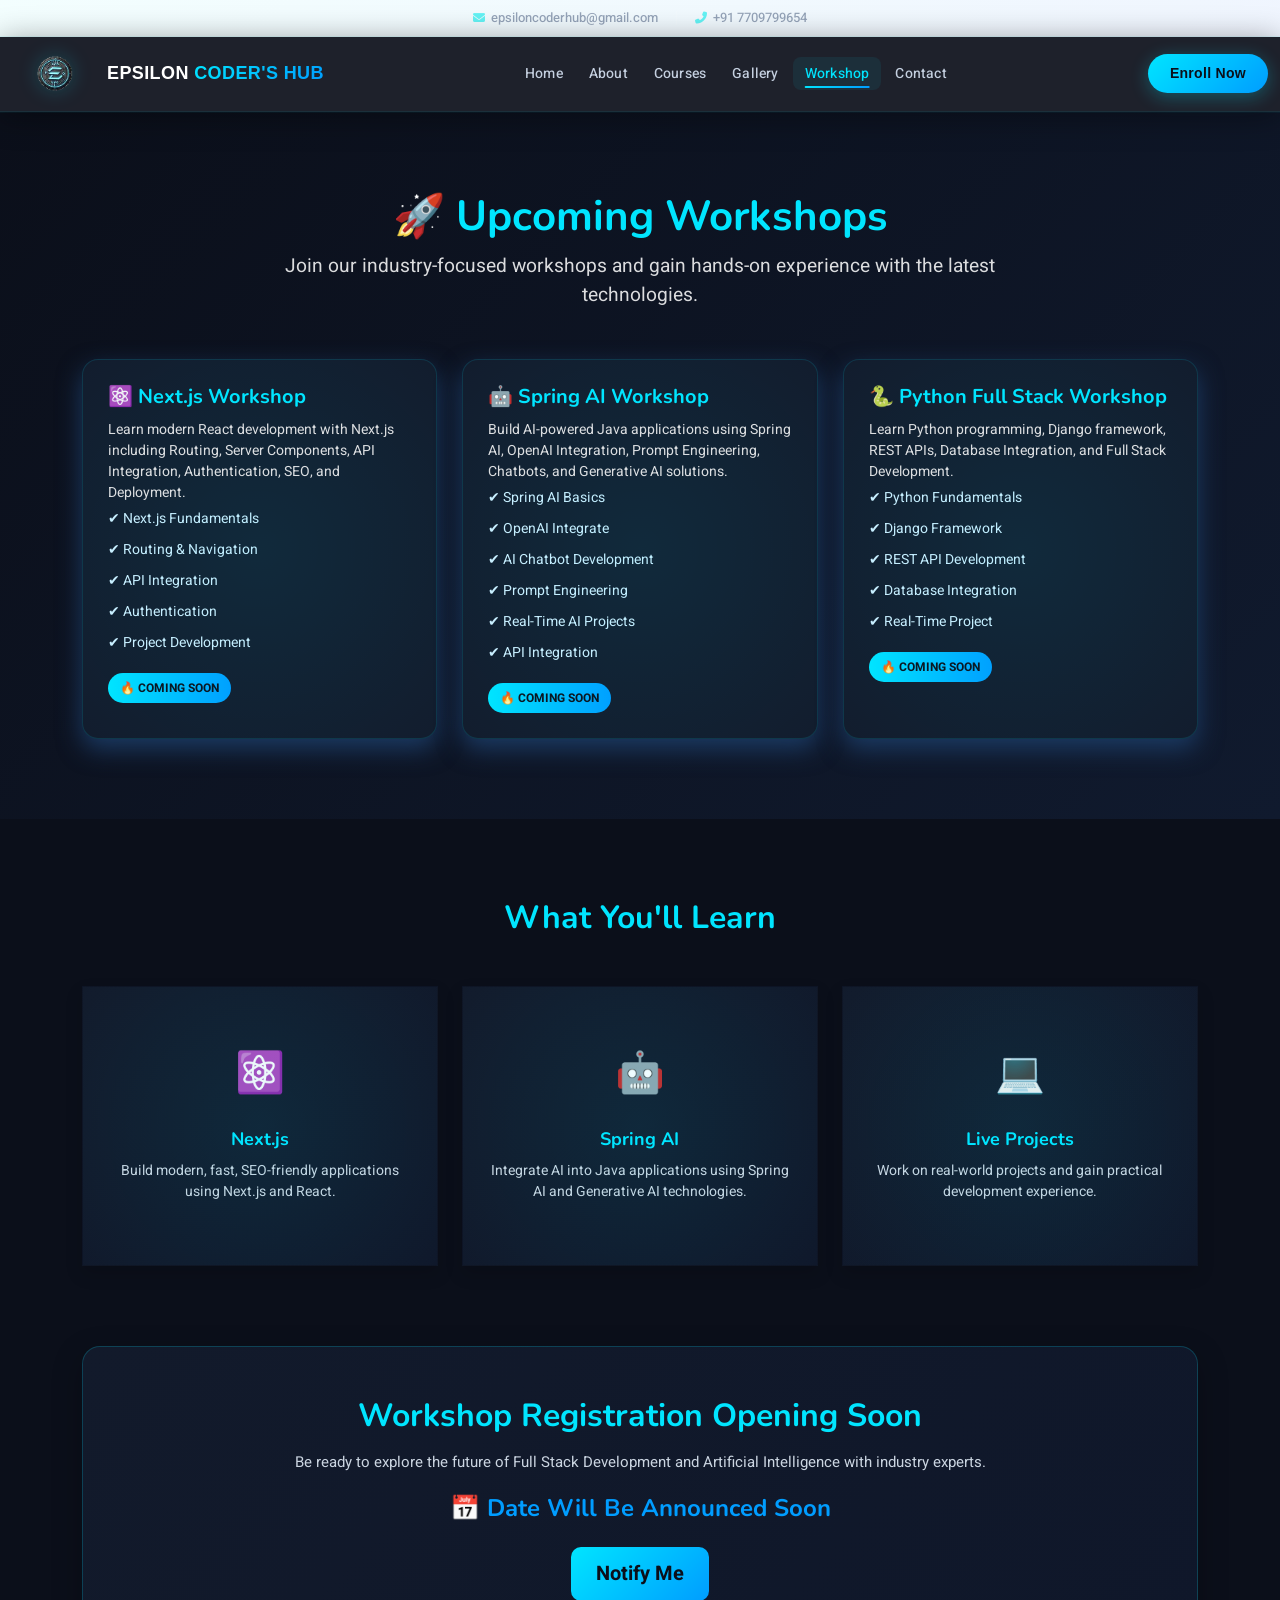
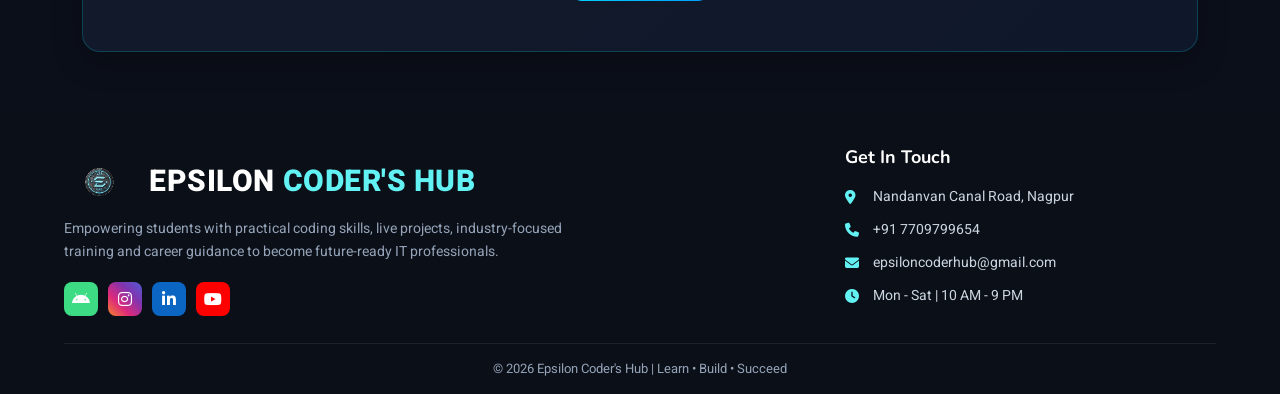
<file: workshop.html>
<!DOCTYPE html>
<html lang="en">

<head>
    <meta charset="utf-8">
    <title>EPSILON CODER'S HUB</title>
    <meta content="width=device-width, initial-scale=1.0" name="viewport">
    <meta content="" name="keywords">
    <meta content="" name="description">
    <link rel="stylesheet" href="workshop.css">
    <link rel="stylesheet" href="https://unpkg.com/aos@2.3.4/dist/aos.css">
    <!-- Favicon -->
    <link href="img/favicon.ico" rel="icon">

    <!-- Google Web Fonts -->
    <link rel="preconnect" href="https://fonts.googleapis.com">
    <link rel="preconnect" href="https://fonts.gstatic.com" crossorigin>
    <link
        href="https://fonts.googleapis.com/css2?family=Heebo:wght@400;500;600&family=Nunito:wght@600;700;800&display=swap"
        rel="stylesheet">

    <!-- Icon Font Stylesheet -->
    <link href="https://cdnjs.cloudflare.com/ajax/libs/font-awesome/5.10.0/css/all.min.css" rel="stylesheet">
    <link href="https://cdn.jsdelivr.net/npm/bootstrap-icons@1.4.1/font/bootstrap-icons.css" rel="stylesheet">

    <!-- Libraries Stylesheet -->
    <link href="lib/animate/animate.min.css" rel="stylesheet">
    <link href="lib/owlcarousel/assets/owl.carousel.min.css" rel="stylesheet">

    <!-- Customized Bootstrap Stylesheet -->
    <link href="css/bootstrap.min.css" rel="stylesheet">

    <!-- Template Stylesheet -->

    <link rel="stylesheet" href="https://cdnjs.cloudflare.com/ajax/libs/font-awesome/6.5.1/css/all.min.css">
    <link rel="stylesheet" href="navbar.css">

</head>

<body>
    <!-- TOP CONTACT STRIP -->
    <div class="topbar">
        <div class="topbar-inner">
            <a href="mailto:info@epsiloncodershub.com" class="topbar-item">
                <i class="fas fa-envelope"></i> epsiloncoderhub@gmail.com
            </a>
            <span class="topbar-divider"></span>
            <a href="tel:+917709799654" class="topbar-item">
                <i class="fas fa-phone-alt"></i> +91 7709799654
            </a>
        </div>
    </div>

    <!-- Navbar Start -->
    <nav class="navbar navbar-expand-lg sticky-top">
        <div class="container-fluid d-flex align-items-center">
            <a href="index.html" class="navbar-brand d-flex align-items-center">
                <img src="img/eps_logo.png" alt="logo">
                <span>EPSILON <span style="color:#63F2F4;">CODER'S HUB</span></span>
            </a>
            <button class="navbar-toggler ms-auto" type="button" data-bs-toggle="collapse"
                data-bs-target="#navbarCollapse">
                <span class="navbar-toggler-icon"></span>
            </button>
            <div class="collapse navbar-collapse" id="navbarCollapse">
                <div class="navbar-nav mx-auto">
                    <a href="index.html" class="nav-link">Home</a>
                    <a href="about.html" class="nav-link">About</a>
                    <a href="courses.html" class="nav-link">Courses</a>
                    <a href="gallery.html" class="nav-link">Gallery</a>
                    <a href="workshop.html" class="nav-link active">Workshop</a>
                    <a href="contact.html" class="nav-link">Contact</a>
                </div>
                <a href="contact.html" class="enroll-btn ms-lg-3">Enroll Now</a>
            </div>
        </div>
    </nav>
    <!-- Navbar End -->

    <!-- Hero Section -->
    <section class="hero">
        <div class="container">

            <h1>🚀 Upcoming Workshops</h1>
            <p>
                Join our industry-focused workshops and gain hands-on experience
                with the latest technologies.
            </p>

            <div class="workshop-container">

                <!-- Next.js Workshop -->
                <div class="workshop-card" data-aos="zoom-in">
                    <h2>⚛️ Next.js Workshop</h2>

                    <p>
                        Learn modern React development with Next.js including
                        Routing, Server Components, API Integration,
                        Authentication, SEO, and Deployment.
                    </p>

                    <div class="feature-item">✔ Next.js Fundamentals</div>
                    <div class="feature-item">✔ Routing & Navigation</div>
                    <div class="feature-item">✔ API Integration</div>
                    <div class="feature-item">✔ Authentication</div>
                    <div class="feature-item">✔ Project Development</div>


                    <div class="coming-badge">
                        🔥 COMING SOON
                    </div>
                </div>

                <!-- Spring AI Workshop -->
                <div class="workshop-card" data-aos="zoom-in">
                    <h2>🤖 Spring AI Workshop</h2>

                    <p>
                        Build AI-powered Java applications using Spring AI,
                        OpenAI Integration, Prompt Engineering,
                        Chatbots, and Generative AI solutions.
                    </p>

                    <div class="feature-item">✔ Spring AI Basics</div>
                    <div class="feature-item">✔ OpenAI Integrate</div>
                    <div class="feature-item">✔ AI Chatbot Development </div>
                    <div class="feature-item">✔ Prompt Engineering </div>
                    <div class="feature-item">✔ Real-Time AI Projects</div>
                    <div class="feature-item">✔ API Integration</div>



                    <div class="coming-badge">
                        🔥 COMING SOON
                    </div>
                </div>
                <!--Python Full Stack-->
                <div class="workshop-card" data-aos="zoom-in">
                    <h2>🐍 Python Full Stack Workshop</h2>

                    <p>
                        Learn Python programming, Django framework,
                        REST APIs, Database Integration, and Full Stack Development.
                    </p>

                    <div class="feature-item">✔ Python Fundamentals</div>
                    <div class="feature-item">✔ Django Framework</div>
                    <div class="feature-item">✔ REST API Development</div>
                    <div class="feature-item">✔ Database Integration</div>
                    <div class="feature-item">✔ Real-Time Project</div>

                    <span class="coming-badge">🔥 COMING SOON</span>
                </div>


            </div>

        </div>
    </section>
    <!--workshop img-->

    <!-- Features Section -->
    <section class="workshop-section">
        <div class="container">

            <h2 class="text-center mb-5">What You'll Learn</h2>

            <div class="row g-4">

                <!-- Feature 1 -->
                <div class="col-md-4" data-aos="zoom-in">
                    <div class="card feature-card shadow p-4 text-center">

                        <div class="icon-box">
                            <!-- Optional icon or image -->
                            <span style="font-size:40px;">⚛️</span>
                        </div>

                        <h4>Next.js</h4>
                        <p>
                            Build modern, fast, SEO-friendly applications using
                            Next.js and React.
                        </p>

                    </div>
                </div>

                <!-- Feature 2 -->
                <div class="col-md-4" data-aos="zoom-in">
                    <div class="card feature-card shadow p-4 text-center">

                        <div class="icon-box">
                            <span style="font-size:40px;">🤖</span>
                        </div>

                        <h4>Spring AI</h4>
                        <p>
                            Integrate AI into Java applications using Spring AI
                            and Generative AI technologies.
                        </p>

                    </div>
                </div>

                <!-- Feature 3 -->
                <div class="col-md-4" data-aos="zoom-in">
                    <div class="card feature-card shadow p-4 text-center">

                        <div class="icon-box">
                            <span style="font-size:40px;">💻</span>
                        </div>

                        <h4>Live Projects</h4>
                        <p>
                            Work on real-world projects and gain practical
                            development experience.
                        </p>

                    </div>
                </div>

            </div>
        </div>
    </section>

    <!-- Registration Section -->
    <div class="registration-section">

        <div class="container">

            <div class="register-box text-center">

                <h2>Workshop Registration Opening Soon</h2>

                <p class="mt-3">
                    Be ready to explore the future of Full Stack Development
                    and Artificial Intelligence with industry experts.
                </p>

                <h4 class="date-text">
                    📅 Date Will Be Announced Soon
                </h4>

                <button class="btn btn-primary btn-lg mt-3" onclick="openNotifyModal()">
                    Notify Me
                </button>



            </div>

        </div>
    </div>
    </section>

    <footer class="footer">

        <div class="footer-container">

            <div class="footer-grid">


                <!-- LEFT SIDE -->
                <div class="footer-col">

                    <div class="footer-brand">
                        <img src="img/eps_logo.png" alt="Epsilon Logo">

                        <div class="footer-logo">
                            <span class="line1">EPSILON</span>
                            <span class="line2">CODER'S HUB</span>
                        </div>
                    </div>
                    <p class="footer-desc">
                        Empowering students with practical coding skills,
                        live projects, industry-focused training and career
                        guidance to become future-ready IT professionals.
                    </p>

                    <div class="social-icons">

                        <a href="https://bueduw.on-app.in/app/home?orgCode=bueduw&referrer=utm_source=whatsapp&utm_medium=tutor-app-referral"
                            class="android" target="_blank">
                            <i class="fab fa-android"></i>
                        </a>

                        <a href="https://www.instagram.com/epsiloncoding/" class="instagram" target="_blank">
                            <i class="fab fa-instagram"></i>
                        </a>

                        <a href="https://www.linkedin.com/in/mehul-ghiya-6b722b58/" class="linkedin" target="_blank">
                            <i class="fab fa-linkedin-in"></i>
                        </a>

                        <a href="https://www.youtube.com/@Mehulsi" class="youtube" target="_blank">
                            <i class="fab fa-youtube"></i>
                        </a>

                    </div>

                </div>

                <!-- RIGHT SIDE -->

                <div class="footer-col">

                    <h3 class="footer-title">
                        Get In Touch
                    </h3>

                    <div class="contact-item">
                        <i class="fas fa-map-marker-alt"></i>
                        <span>Nandanvan Canal Road, Nagpur</span>
                    </div>

                    <div class="contact-item">
                        <i class="fas fa-phone"></i>
                        <span>+91 7709799654</span>
                    </div>

                    <div class="contact-item">
                        <i class="fas fa-envelope"></i>
                        <span>epsiloncoderhub@gmail.com</span>
                    </div>

                    <div class="contact-item">
                        <i class="fas fa-clock"></i>
                        <span>Mon - Sat | 10 AM - 9 PM</span>
                    </div>

                </div>

            </div>

            <div class="footer-bottom">
                © 2026 Epsilon Coder's Hub | Learn • Build • Succeed
            </div>

        </div>

    </footer>



    <div id="notifyModal" class="modal">

        <div class="modal-content">

            <span class="close" onclick="closeNotifyModal()">&times;</span>

            <h2>Workshop Notification</h2>

            <form id="notifyForm">

                <input type="text" id="notifyName" placeholder="Your Name" required>

                <input type="tel" id="notifyMobile" placeholder="Mobile Number" required>

                <input type="email" id="notifyEmail" placeholder="Email Address" required>

                <button type="submit">Submit</button>

                <p id="notifyMsg"></p>

            </form>

        </div>

    </div>

    </script>
    <script>

        function openNotifyModal() {
            document.getElementById("notifyModal").style.display = "flex";
        }

        function closeNotifyModal() {
            document.getElementById("notifyModal").style.display = "none";
            document.getElementById("notifyMsg").innerText = "";
        }

        /* CLOSE ON OUTSIDE CLICK */
        window.onclick = function (event) {
            let modal = document.getElementById("notifyModal");
            if (event.target === modal) {
                modal.style.display = "none";
            }
        };

        // close when clicking outside box
        window.onclick = function (event) {
            let modal = document.getElementById("enrollModal");
            if (event.target == modal) {
                modal.style.display = "none";
            }
        }
    </script>

    <!-- email.js javascript from here -->
    <script src="https://cdn.emailjs.com/dist/email.min.js"></script>

    <script>
            (function () {
                emailjs.init("o3nPOhz1ZhykbARgc");
            })();
    </script>
    <script>
        document.getElementById("notifyForm").addEventListener("submit", function (e) {
            e.preventDefault();

            let params = {
                student_name: document.getElementById("notifyName").value,
                student_mobile: document.getElementById("notifyMobile").value,
                student_email: document.getElementById("notifyEmail").value
            };

            emailjs.send("service_nqpjxmi", "template_n8cugsi", params)
                .then(function () {

                    document.getElementById("notifyMsg").style.color = "green";
                    document.getElementById("notifyMsg").innerText =
                        "We will notify you soon 👍";

                    document.getElementById("notifyForm").reset();

                    setTimeout(() => {
                        closeNotifyModal();
                    }, 2000);

                })
                .catch(function (error) {

                    console.log(error);

                    document.getElementById("notifyMsg").style.color = "red";
                    document.getElementById("notifyMsg").innerText =
                        "Something went wrong. Try again.";
                });
        });
    </script>
    <script src="https://cdn.jsdelivr.net/npm/bootstrap@5.0.0/dist/js/bootstrap.bundle.min.js"></script>
    <script src="https://unpkg.com/aos@2.3.4/dist/aos.js"></script>

    <script>
        AOS.init({
            duration: 800,
            easing: "ease-in-out",
            once: true
        });
    </script>
</body>

</html>
</file>
<file: courses.css>
/* 
section css starts here */

/* courses cards css from here */
 /* ==========================
EPSILON COURSE SECTION
========================== */
:root{
  --dark:#0b0f1a;
  --primary:#00e5ff;
  --secondary:#009dff;
  --white:#ffffff;
  --muted:#a7b0c0;
  --card-bg:#121a2a;

  --pill-bg:rgba(0,229,255,.08);
  --pill-border:rgba(0,229,255,.18);
  --pill-color:#7de8f5;
}

/* ==========================
   SECTION
========================== */

.course-section{
  background: radial-gradient(circle at top,
      rgba(0, 229, 255, 0.25),
      transparent 50%),
    radial-gradient(circle at bottom,
      rgba(124, 77, 255, 0.25),
      transparent 60%),
    linear-gradient(135deg, #0b0f1a, #111a2e);
  padding:70px 20px;
  font-family:'DM Sans',sans-serif;
}

/* ==========================
   HEADING
========================== */

.course-heading{
  text-align:center;
  margin-bottom:45px;
}

.course-heading h2{
  font-family:'Plus Jakarta Sans',sans-serif;
  font-size:34px;
  font-weight:800;
  color:var(--white);
  margin-bottom:10px;
}

.course-heading h2 span{
  background:linear-gradient(135deg,#00e5ff,#009dff);
  -webkit-background-clip:text;
  -webkit-text-fill-color:transparent;
}

.course-heading p{
  color:var(--muted);
  font-size:15px;
}

/* ==========================
   GRID
========================== */

.course-grid{
    display:grid !important;

    grid-template-columns:
    1fr 1fr 1fr !important;

    gap:20px;

    width:100%;

    max-width:1400px;

    margin:auto;
}
/* ==========================
   CARD
========================== */

.course-card{
  background:var(--card-bg);

  border-radius:18px;
  overflow:hidden;

  border:1px solid rgba(0,229,255,.12);

  box-shadow:
  0 5px 20px rgba(0,0,0,.35);

  transition:all .35s ease;

  position:relative;
}

.course-card:hover{
  transform:translateY(-8px);

  box-shadow:
  0 18px 50px rgba(0,229,255,.15),
  0 0 0 1px rgba(0,229,255,.15);
}

/* ==========================
   IMAGE
========================== */

.course-image{
  position:relative;
  height:180px;
  overflow:hidden;
}

.course-image img{
  width:100%;
  height:100%;
  object-fit:cover;

  transition:transform .7s ease;
}

.course-card:hover .course-image img{
  transform:scale(1.08);
}

.course-image::after{
  content:"";
  position:absolute;
  inset:0;

  background:linear-gradient(
    to bottom,
    rgba(0,229,255,.03),
    rgba(11,15,26,.75)
  );
}

/* ==========================
   BADGES
========================== */

.badge-best{
  position:absolute;
  top:12px;
  left:12px;

  z-index:2;

  background:linear-gradient(
    135deg,
    #00e5ff,
    #009dff
  );

  color:#081019;

  font-size:10px;
  font-weight:800;

  padding:5px 12px;

  border-radius:50px;
}

.badge-rating{
  position:absolute;
  top:12px;
  right:12px;

  z-index:2;

  background:rgba(0,0,0,.55);

  color:#fbbf24;

  padding:5px 10px;

  border-radius:50px;

  font-size:11px;
  font-weight:600;
}

.img-enrolled{
  position:absolute;
  bottom:10px;
  left:12px;

  z-index:2;

  color:rgba(255,255,255,.8);

  font-size:11px;
}

/* ==========================
   BODY
========================== */

.course-body{
  padding:16px;
}

.course-title{
  font-family:'Plus Jakarta Sans',sans-serif;

  color:var(--white);

  font-size:17px;
  font-weight:700;

  line-height:1.4;

  margin-bottom:6px;
}

.course-desc{
  color:var(--muted);

  font-size:13px;

  margin-bottom:14px;

  min-height:34px;
}

/* ==========================
   TECH PILLS
========================== */

.tech-pills{
  display:flex;
  flex-wrap:wrap;
  gap:6px;

  margin-bottom:14px;
}

.tech-pill{
  padding:4px 10px;

  border-radius:50px;

  background:var(--pill-bg);

  border:1px solid var(--pill-border);

  color:var(--pill-color);

  font-size:10px;
  font-weight:500;
}

/* ==========================
   PRICE ROW
========================== */

.price-row{
  display:flex;
  justify-content:space-between;
  align-items:center;

  margin-bottom:12px;
}

.price-current{
  color:var(--white);

  font-size:20px;
  font-weight:800;
}

.price-old{
  margin-left:6px;

  color:var(--muted);

  font-size:11px;

  text-decoration:line-through;
}

.duration-badge{
  color:var(--muted);

  font-size:11px;
}

/* ==========================
   DIVIDER
========================== */

.card-divider{
  height:1px;

  background:rgba(0,229,255,.08);

  margin-bottom:14px;
}

/* ==========================
   BUTTONS
========================== */

.btn-row{
  display:flex;
  gap:10px;
}

.btn{
  flex:1;

  text-align:center;
  text-decoration:none;

  padding:10px 0;

  border-radius:12px;

  font-size:12px;
  font-weight:700;

  transition:.3s ease;
}

.btn:hover{
  transform:translateY(-2px);
}

.btn.enroll{
  background:linear-gradient(
    135deg,
    #00e5ff,
    #009dff
  );

  color:#ffffff;

  box-shadow:
  0 5px 15px rgba(0,229,255,.25);
}

.btn.details{
  background:rgba(0,229,255,.08);

  color:#7de8f5;

  border:1px solid rgba(0,229,255,.18);
}
/* ==========================
   1280px
========================== */
/* ==========================
   1280px
========================== */

@media (max-width:1280px){

  .course-grid{
    max-width:1150px;
    gap:18px;
  }

  .course-image{
    height:170px;
  }

  .course-title{
    font-size:16px;
  }

}

/* ==========================
   1024px
========================== */

@media (max-width:1024px){

  .course-section{
    padding:60px 15px;
  }

  .course-grid{
    grid-template-columns:repeat(3,1fr) !important;
    gap:16px;
  }

  .course-image{
    height:150px;
  }

  .course-body{
    padding:14px;
  }

  .course-title{
    font-size:15px;
  }

  .course-desc{
    font-size:12px;
  }

  .btn{
    font-size:11px;
    padding:9px 0;
  }

}

/* ==========================
   800px
========================== */

@media (max-width:800px){

  .course-grid{
    grid-template-columns:repeat(2,1fr) !important;
    gap:15px;
  }

  .course-image{
    height:160px;
  }

  .course-heading h2{
    font-size:30px;
  }

  .course-title{
    font-size:15px;
  }

}

/* ==========================
   500px
========================== */
@media (max-width:500px){

  .course-section{
    padding:50px 12px;
    overflow-x:hidden;
  }

  .course-section{
    padding:50px 0;
  }

  .course-grid{
    width:100%;

    display:flex !important;
    flex-direction:column;

    align-items:center;

    gap:20px;
  }

  .course-card{
    width:92%;
    max-width:380px;

    margin:0 auto;
  }
  .course-image{
    width:100%;
    height:200px;
  }

  .course-image img{
    width:100%;
    height:100%;
    object-fit:cover;
  }

  .course-body{
    width:100%;
    box-sizing:border-box;
  }

  .course-title,
  .course-desc{
    word-wrap:break-word;
    overflow-wrap:break-word;
  }

  .btn-row{
    flex-direction:column;
  }

  .btn{
    width:100%;
  }

  body{
    overflow-x:hidden;
  }

}
@media (max-width:500px){

  .course-grid > *{
    grid-column:span 1 !important;
  }

}
/* css for detail button  open */
.details-modal{
    display:none;

    position:fixed;
    inset:0;

    background:rgba(0,0,0,0.7);

    z-index:99999;

    justify-content:center;
    align-items:center;

    padding:20px;
}

.details-content{

    width:90%;
    max-width:700px;

    max-height:85vh;

    overflow-y:auto;

    background:#121a2a;

    color:white;

    border-radius:20px;

    padding:30px;

    border:1px solid rgba(0,229,255,.2);

    box-shadow:0 0 40px rgba(0,229,255,.2);

    position:relative;
}

.close-details{
    position:absolute;
    top:15px;
    right:20px;

    font-size:32px;

    cursor:pointer;

    color:#00e5ff;
}

.details-content h2{
    color:#00e5ff;
    margin-bottom:15px;
}

.details-content h4{
    color:#00e5ff;
    margin-top:20px;
}
</file>
<file: css/style.css>
/********** Template CSS **********/
:root {
    --primary: #06BBCC;
    --light: #F0FBFC;
    --dark: #181d38;
}

.fw-medium {
    font-weight: 600 !important;
}

.fw-semi-bold {
    font-weight: 700 !important;
}

.back-to-top {
    position: fixed;
    display: none;
    right: 45px;
    bottom: 45px;
    z-index: 99;
}


/*** Spinner ***/
#spinner {
    opacity: 0;
    visibility: hidden;
    transition: opacity .5s ease-out, visibility 0s linear .5s;
    z-index: 99999;
}

#spinner.show {
    transition: opacity .5s ease-out, visibility 0s linear 0s;
    visibility: visible;
    opacity: 1;
}


/*** Button ***/
.btn {
    font-family: 'Nunito', sans-serif;
    font-weight: 600;
    transition: .5s;
}

.btn.btn-primary,
.btn.btn-secondary {
    color: #FFFFFF;
}

.btn-square {
    width: 38px;
    height: 38px;
}

.btn-sm-square {
    width: 32px;
    height: 32px;
}

.btn-lg-square {
    width: 48px;
    height: 48px;
}

.btn-square,
.btn-sm-square,
.btn-lg-square {
    padding: 0;
    display: flex;
    align-items: center;
    justify-content: center;
    font-weight: normal;
    border-radius: 0px;
}


/*** Navbar ***/
.navbar .dropdown-toggle::after {
    border: none;
    content: "\f107";
    font-family: "Font Awesome 5 Free";
    font-weight: 900;
    vertical-align: middle;
    margin-left: 8px;
}

.navbar-light .navbar-nav .nav-link {
    margin-right: 30px;
    padding: 25px 0;
    color: #FFFFFF;
    font-size: 15px;
    text-transform: uppercase;
    outline: none;
}

.navbar-light .navbar-nav .nav-link:hover,
.navbar-light .navbar-nav .nav-link.active {
    color: var(--primary);
}

@media (max-width: 991.98px) {
    .navbar-light .navbar-nav .nav-link  {
        margin-right: 0;
        padding: 10px 0;
    }

    .navbar-light .navbar-nav {
        border-top: 1px solid #EEEEEE;
    }
}

.navbar-light .navbar-brand,
.navbar-light a.btn {
    height: 75px;
}

.navbar-light .brand-logo {
    text-transform: uppercase;
    letter-spacing: 1px;
    display: flex;
    align-items: center;
}

.navbar-light .brand-logo-img {
    width: 40px;
    height: 40px;
    border-radius: 50%;
    object-fit: cover;
}

.navbar-light .brand-logo-epsilon {
    background: linear-gradient(to bottom, #93c5fd 50%, #1e3a8a 50%);
    -webkit-background-clip: text;
    -webkit-text-fill-color: transparent;
    display: inline-block;
}

.navbar-light .brand-logo-black {
    color: #000;
    display: inline-block;
}

@media (max-width: 576px) {
    .navbar-light .brand-logo-img {
        width: 30px;
        height: 30px;
    }
}

.navbar-light .navbar-nav .nav-link {
    color: var(--dark);
    font-weight: 500;
}

.navbar-light.sticky-top {
    top: -100px;
    transition: .5s;
}

@media (min-width: 992px) {
    .navbar .nav-item .dropdown-menu {
        display: block;
        margin-top: 0;
        opacity: 0;
        visibility: hidden;
        transition: .5s;
    }

    .navbar .dropdown-menu.fade-down {
        top: 100%;
        transform: rotateX(-75deg);
        transform-origin: 0% 0%;
    }

    .navbar .nav-item:hover .dropdown-menu {
        top: 100%;
        transform: rotateX(0deg);
        visibility: visible;
        transition: .5s;
        opacity: 1;
    }
}


/*** Header carousel ***/
@media (max-width: 768px) {
    .header-carousel .owl-carousel-item {
        position: relative;
        min-height: 500px;
    }
    
    .header-carousel .owl-carousel-item img {
        position: absolute;
        width: 100%;
        height: 100%;
        object-fit: cover;
    }
}

.header-carousel .owl-nav {
    position: absolute;
    top: 50%;
    right: 8%;
    transform: translateY(-50%);
    display: flex;
    flex-direction: column;
}

.header-carousel .owl-nav .owl-prev,
.header-carousel .owl-nav .owl-next {
    margin: 7px 0;
    width: 45px;
    height: 45px;
    display: flex;
    align-items: center;
    justify-content: center;
    color: #FFFFFF;
    background: transparent;
    border: 1px solid #FFFFFF;
    font-size: 22px;
    transition: .5s;
}

.header-carousel .owl-nav .owl-prev:hover,
.header-carousel .owl-nav .owl-next:hover {
    background: var(--primary);
    border-color: var(--primary);
}

.page-header {
    background: linear-gradient(rgba(24, 29, 56, .7), rgba(24, 29, 56, .7)), url(../img/carousel-1.jpg);
    background-position: center center;
    background-repeat: no-repeat;
    background-size: cover;
}

.page-header-inner {
    background: rgba(15, 23, 43, .7);
}

.breadcrumb-item + .breadcrumb-item::before {
    color: var(--light);
}


/*** Section Title ***/
.section-title {
    position: relative;
    display: inline-block;
    text-transform: uppercase;
}

.section-title::before {
    position: absolute;
    content: "";
    width: calc(100% + 80px);
    height: 2px;
    top: 4px;
    left: -40px;
    background: var(--primary);
    z-index: -1;
}

.section-title::after {
    position: absolute;
    content: "";
    width: calc(100% + 120px);
    height: 2px;
    bottom: 5px;
    left: -60px;
    background: var(--primary);
    z-index: -1;
}

.section-title.text-start::before {
    width: calc(100% + 40px);
    left: 0;
}

.section-title.text-start::after {
    width: calc(100% + 60px);
    left: 0;
}


/*** Service ***/
.service-item {
    background: var(--light);
    transition: .5s;
}

.service-item:hover {
    margin-top: -10px;
    background: var(--primary);
}

.service-item * {
    transition: .5s;
}

.service-item:hover * {
    color: var(--light) !important;
}


/*** Categories & Courses ***/
.category img,
.course-item img {
    transition: .5s;
}

.category a:hover img,
.course-item:hover img {
    transform: scale(1.1);
}


/*** Team ***/
.team-item img {
    transition: .5s;
}

.team-item:hover img {
    transform: scale(1.1);
}


/*** Testimonial ***/
.testimonial-carousel::before {
    position: absolute;
    content: "";
    top: 0;
    left: 0;
    height: 100%;
    width: 0;
    background: linear-gradient(to right, rgba(255, 255, 255, 1) 0%, rgba(255, 255, 255, 0) 100%);
    z-index: 1;
}

.testimonial-carousel::after {
    position: absolute;
    content: "";
    top: 0;
    right: 0;
    height: 100%;
    width: 0;
    background: linear-gradient(to left, rgba(255, 255, 255, 1) 0%, rgba(255, 255, 255, 0) 100%);
    z-index: 1;
}

@media (min-width: 768px) {
    .testimonial-carousel::before,
    .testimonial-carousel::after {
        width: 200px;
    }
}

@media (min-width: 992px) {
    .testimonial-carousel::before,
    .testimonial-carousel::after {
        width: 300px;
    }
}

.testimonial-carousel .owl-item .testimonial-text,
.testimonial-carousel .owl-item.center .testimonial-text * {
    transition: .5s;
}

.testimonial-carousel .owl-item.center .testimonial-text {
    background: var(--primary) !important;
}

.testimonial-carousel .owl-item.center .testimonial-text * {
    color: #FFFFFF !important;
}

.testimonial-carousel .owl-dots {
    margin-top: 24px;
    display: flex;
    align-items: flex-end;
    justify-content: center;
}

.testimonial-carousel .owl-dot {
    position: relative;
    display: inline-block;
    margin: 0 5px;
    width: 15px;
    height: 15px;
    border: 1px solid #CCCCCC;
    transition: .5s;
}

.testimonial-carousel .owl-dot.active {
    background: var(--primary);
    border-color: var(--primary);
}


/*** Footer ***/
.footer .btn.btn-social {
    margin-right: 5px;
    width: 35px;
    height: 35px;
    display: flex;
    align-items: center;
    justify-content: center;
    color: var(--light);
    font-weight: normal;
    border: 1px solid #FFFFFF;
    border-radius: 35px;
    transition: .3s;
}

.footer .btn.btn-social:hover {
    color: var(--primary);
}

.footer .btn.btn-link {
    display: block;
    margin-bottom: 5px;
    padding: 0;
    text-align: left;
    color: #FFFFFF;
    font-size: 15px;
    font-weight: normal;
    text-transform: capitalize;
    transition: .3s;
}

.footer .btn.btn-link::before {
    position: relative;
    content: "\f105";
    font-family: "Font Awesome 5 Free";
    font-weight: 900;
    margin-right: 10px;
}

.footer .btn.btn-link:hover {
    letter-spacing: 1px;
    box-shadow: none;
}

.footer .copyright {
    padding: 25px 0;
    font-size: 15px;
    border-top: 1px solid rgba(256, 256, 256, .1);
}

.footer .copyright a {
    color: var(--light);
}

.footer .footer-menu a {
    margin-right: 15px;
    padding-right: 15px;
    border-right: 1px solid rgba(255, 255, 255, .1);
}

.footer .footer-menu a:last-child {
    margin-right: 0;
    padding-right: 0;
    border-right: none;
}
</file>
<file: navbar.css>
/* ─── NAVBAR BASE ─────────────────────────────────────────── */
.navbar {
  background: rgba(11, 15, 26, 0.92);
  backdrop-filter: blur(18px);
  -webkit-backdrop-filter: blur(18px);
  border-bottom: 1px solid rgba(0, 229, 255, 0.08);
  box-shadow: 0 4px 32px rgba(0, 0, 0, 0.4), 0 1px 0 rgba(0, 229, 255, 0.06);
  height: 75px;
  padding: 0;
  z-index: 999;
  transition: background 0.3s ease, box-shadow 0.3s ease;
}

/* ─── BRAND ───────────────────────────────────────────────── */
.navbar-brand {
  display: flex;
  align-items: center;
  height: 75px;
  gap: 10px;
}

.navbar-brand img {
  height: 90px;
  width: auto;
  margin-top: -8px;
  margin-bottom: -8px;
  filter: drop-shadow(0 0 10px rgba(0, 229, 255, 0.2));
}

.navbar-brand span {
  font-size: 20px;
  font-weight: 800;
  color: #fff;
  letter-spacing: 0.4px;
  font-family: 'Plus Jakarta Sans', sans-serif;
}

.navbar-brand span span {
  background: linear-gradient(135deg, #00e5ff, #009dff) !important;
  -webkit-background-clip: text !important;
  -webkit-text-fill-color: transparent !important;
  background-clip: text !important;
}

/* ─── NAV LINKS ───────────────────────────────────────────── */
.navbar-nav {
  gap: 4px;
}

.navbar-nav .nav-link {
  color: #c5d0e0 !important;
  font-size: 14.5px;
  font-weight: 500;
  padding: 6px 12px !important;
  border-radius: 8px;
  position: relative;
  transition: color 0.25s ease, background 0.25s ease;
  letter-spacing: 0.2px;
}

.navbar-nav .nav-link:hover,
.navbar-nav .nav-link.active {
  color: #00e5ff !important;
  background: rgba(0, 229, 255, 0.07);
}

.navbar-nav .nav-link::after {
  content: '';
  position: absolute;
  left: 50%;
  bottom: 2px;
  transform: translateX(-50%);
  width: 0;
  height: 2px;
  border-radius: 99px;
  background: linear-gradient(90deg, #00e5ff, #009dff);
  transition: width 0.3s ease;
}

.navbar-nav .nav-link:hover::after,
.navbar-nav .nav-link.active::after {
  width: calc(100% - 24px);
}

/* ─── ENROLL BUTTON ───────────────────────────────────────── */
.enroll-btn {
  background: linear-gradient(135deg, #00e5ff, #009dff);
  color: #0b0f1a !important;
  padding: 9px 22px;
  border-radius: 50px;
  text-decoration: none;
  font-weight: 700;
  font-size: 14px;
  letter-spacing: 0.3px;
  font-family: 'Plus Jakarta Sans', sans-serif;
  box-shadow: 0 4px 18px rgba(0, 229, 255, 0.28);
  transition: transform 0.25s ease, box-shadow 0.25s ease, opacity 0.25s ease;
  white-space: nowrap;
  display: inline-block;
}

.enroll-btn:hover {
  transform: translateY(-2px) scale(1.03);
  box-shadow: 0 8px 28px rgba(0, 229, 255, 0.45);
  opacity: 0.92;
  color: #0b0f1a !important;
}

.enroll-btn:active {
  transform: translateY(0) scale(0.98);
}

/* ─── TOGGLER ─────────────────────────────────────────────── */
.navbar-toggler {
  border: 1px solid rgba(0, 229, 255, 0.2) !important;
  border-radius: 10px !important;
  padding: 7px 10px;
  background: rgba(0, 229, 255, 0.05);
  margin-left: auto;
  transition: background 0.2s ease, border-color 0.2s ease;
}

.navbar-toggler:focus {
  box-shadow: 0 0 0 3px rgba(0, 229, 255, 0.15) !important;
}

.navbar-toggler:hover {
  background: rgba(0, 229, 255, 0.1);
  border-color: rgba(0, 229, 255, 0.4) !important;
}

.navbar-toggler-icon {
  background-image: url("img/menu-new.png");
}

/* ─── LAYOUT ──────────────────────────────────────────────── */
.navbar .container-fluid {
  flex-wrap: nowrap;
}

.navbar-collapse {
  flex-basis: 100%;
}

/* ─── 1280px ──────────────────────────────────────────────── */
@media (max-width: 1280px) {
  .navbar-brand img  { height: 85px; }
  .navbar-brand span { font-size: 18px; }
  .navbar-nav        { gap: 2px; }
  .navbar-nav .nav-link { font-size: 14px; }
}

/* ─── 1024px ──────────────────────────────────────────────── */
@media (max-width: 1024px) {
  .navbar,
  .navbar-brand { height: 70px; }
  .navbar-brand img  { height: 80px; }
  .navbar-brand span { font-size: 17px; }
  .navbar-nav        { gap: 2px; }
  .navbar-nav .nav-link { font-size: 13.5px; }
  .enroll-btn { padding: 8px 18px; font-size: 13px; }
}

/* ─── 991px — mobile menu ─────────────────────────────────── */
@media (max-width: 991px) {
  .navbar { height: auto; }

  .navbar-brand { max-width: 70%; }

  .navbar .container-fluid { flex-wrap: wrap; }

  .navbar-collapse {
    width: 100%;
    flex-basis: 100%;
    order: 3;
    margin-top: 10px;
    background: rgba(13, 18, 32, 0.98);
    backdrop-filter: blur(20px);
    border-radius: 16px;
    padding: 16px;
    border: 1px solid rgba(0, 229, 255, 0.12);
    box-shadow: 0 16px 48px rgba(0, 0, 0, 0.5), 0 0 0 1px rgba(0, 229, 255, 0.05);
  }

  .navbar-nav.mx-auto {
    margin: 0 !important;
    width: 100%;
  }

  .navbar-nav .nav-link {
    padding: 10px 14px !important;
    border-radius: 10px;
    font-size: 15px;
    border-bottom: 1px solid rgba(0, 229, 255, 0.06);
  }

  .navbar-nav .nav-link:last-of-type {
    border-bottom: none;
  }

  .navbar-nav .nav-link::after { display: none; }

  .enroll-btn {
    display: block;
    width: 100%;
    text-align: center;
    margin-top: 12px;
    padding: 12px;
    font-size: 15px;
    border-radius: 12px;
  }
}

/* ─── 800px ───────────────────────────────────────────────── */
@media (max-width: 800px) {
  .navbar { padding: 10px 0; }
  .navbar-brand { height: auto; }
  .navbar-brand img  { height: 70px; margin: 0; }
  .navbar-brand span { font-size: 16px; }
}

/* ─── 500px ───────────────────────────────────────────────── */
@media (max-width: 500px) {
  .navbar { padding: 8px 0; }
  .navbar-brand img  { height: 60px; }
  .navbar-brand span { font-size: 14px; letter-spacing: 0; }
  .navbar-toggler    { padding: 5px 8px; }

  .navbar-collapse {
    padding: 12px;
    border-radius: 14px;
  }

  .navbar-nav .nav-link { font-size: 14px; padding: 9px 12px !important; }

  .enroll-btn {
    padding: 11px;
    font-size: 14px;
    border-radius: 10px;
  }
}
</file>
<file: workshop.css>
/* TOPBAR STYLES (MATCHES ABOUT.HTML & CONTACT.HTML) */
.topbar {
    background: linear-gradient(135deg, rgba(99, 242, 244, .08), rgba(59, 130, 246, .08));
    border-bottom: 1px solid rgba(99, 242, 244, .15);
    padding: 8px 0;
}

.topbar-inner {
    max-width: 1200px;
    margin: 0 auto;
    display: flex;
    justify-content: center;
    align-items: center;
    gap: 18px;
    flex-wrap: wrap;
    padding: 0 15px;
}

.topbar-item {
    color: #94a3b8;
    font-size: 13px;
    font-weight: 500;
    text-decoration: none;
    display: flex;
    align-items: center;
    gap: 6px;
    transition: .3s;
}

.topbar-item i {
    color: #63F2F4;
    font-size: 12px;
}

.topbar-item:hover {
    color: #63F2F4;
}

.topbar-divider {
    width: 1px;
    height: 14px;
    background: rgba(255, 255, 255, .15);
}

@media (max-width: 500px) {
    .topbar-inner {
        gap: 10px;
    }

    .topbar-item {
        font-size: 11.5px;
    }
}

.hero {
    padding: 80px 0;
    background: #f8f9fa;
    text-align: center;
}

.hero h1 {
    font-size: 48px;
    margin-bottom: 15px;
}

.hero p {
    max-width: 800px;
    margin: auto;
    margin-bottom: 50px;
}

.workshop-container {
    display: grid;
    grid-template-columns: repeat(auto-fit, minmax(350px, 1fr));
    gap: 30px;
}

.workshop-card {
    background: black;
    padding: 35px;
    border-radius: 20px;
    text-align: left;
    box-shadow: 0 10px 25px rgb(27, 58, 99);
    transition: 0.3s;
}

.workshop-card:hover {
    transform: translateY(-8px);
}

.workshop-card h2 {
    color: #63F2F4;
    margin-bottom: 15px;
}

.workshop-card ul {
    list-style-type: none;
    padding: 0;
    margin: 0;
}

.workshop-card li {
    margin-bottom: 10px;
}

.coming-badge {
    display: inline-block;
    margin-top: 20px;
    background: #ff9800;
    color: #fff;
    padding: 10px 18px;
    border-radius: 30px;
    font-weight: 600;
}

@media(max-width:768px) {
    .hero h1 {
        font-size: 32px;
    }

    .workshop-card {
        padding: 25px;
    }
}

/* Workshop Grid */
.workshop-container {
    display: grid;
    grid-template-columns: repeat(auto-fit, minmax(350px, 1fr));
    gap: 30px;
    margin-top: 40px;
}

/* Python & AI Cards */
.python-workshop {
    background: #000;
    color: #fff;
    padding: 35px;
    border-radius: 20px;
    text-align: left;
    box-shadow: 0 10px 25px rgba(255, 255, 255, 0.15);
    transition: all 0.3s ease;
    border: 1px solid #63F2F4;
}

.python-workshop:hover {
    transform: translateY(-8px);
    box-shadow: 0 15px 35px #63F2F4;
}

/* Heading */
.python-workshop h2 {
    color: #63F2F4;
    margin-bottom: 15px;
    font-size: 28px;
    font-weight: 700;
}

/* Description */
.python-workshop p {
    color: #ddd;
    line-height: 1.7;
    margin-bottom: 20px;
}

/* Features */
.python-feature {
    background: rgba(99, 242, 244, 0.08);
    border-left: 4px solid #63F2F4;
    color: #63F2F4;
    padding: 12px 15px;
    margin-bottom: 10px;
    border-radius: 8px;
    transition: 0.3s;
}

.python-feature:hover {
    background: rgba(99, 242, 244, 0.15);
    transform: translateX(5px);
}

/* Badge */
.python-badge {
    display: inline-block;
    margin-top: 20px;
    background: #ff9800;
    color: #fff;
    padding: 10px 18px;
    border-radius: 30px;
    font-weight: 600;
}

/* Tablet */
@media (max-width:991px) {

    .workshop-container {
        grid-template-columns: 1fr;
    }

    .python-workshop {
        padding: 30px;
    }

    .python-workshop h2 {
        font-size: 24px;
    }
}

/* Mobile */
@media (max-width:768px) {

    .python-workshop {
        padding: 25px 20px;
    }

    .python-workshop h2 {
        font-size: 22px;
    }

    .python-workshop p {
        font-size: 14px;
    }

    .python-feature {
        font-size: 14px;
        padding: 10px 12px;
    }

    .python-badge {
        font-size: 13px;
        padding: 8px 15px;
    }
}




body {
    font-family: Arial, sans-serif;

}

/* HERO BACKGROUND */
.hero {
    position: relative;
    padding: 120px 20px;
    text-align: center;
    color: #fff;

    background: radial-gradient(circle at top,
            rgba(0, 229, 255, 0.25),
            transparent 50%),
        radial-gradient(circle at bottom,
            rgba(124, 77, 255, 0.25),
            transparent 60%),
        linear-gradient(135deg, #0b0f1a, #111a2e);

    overflow: hidden;
}

.hero h1 {
    font-size: 3.5rem;
    font-weight: bold;
    color: black;
}

.hero p {
    font-size: 1.2rem;
}

.coming-badge {
    background: #63F2F4ae;
    color: black;
    padding: 12px 25px;
    border-radius: 50px;
    font-weight: bold;
    display: inline-block;
    margin-top: 20px;
}

.feature-card {
    border: none;
    border-radius: 15px;
    transition: 0.3s;
}

.feature-card:hover {
    transform: translateY(-10px);
}

.workshop-section {
    padding: 80px 0;
}

.register-box {
    background: white;
    padding: 40px;
    border-radius: 20px;
    box-shadow: 0 0 20px black;
}

/* =========================
   ROOT COLORS (YOUR BRAND)
========================= */
:root {
    --primary: #00e5ff;
    /* Neon Cyan */
    --secondary: #009dff;
    /* Bright Blue */
    --dark: #0b0f1a;
    /* Deep Navy */
    --white: #ffffff;
}

/* =========================
   GLOBAL
========================= */
body {
    margin: 0;
    font-family: "Segoe UI", sans-serif;
    background: var(--dark);
    color: var(--white);
}

/* =========================
   HERO SECTION
========================= */
.hero {
    padding: 80px 20px;
    text-align: center;
    background: linear-gradient(135deg, #0b0f1a, #101a2e);
}

.hero h1 {
    font-size: 42px;
    color: var(--primary);
    margin-bottom: 10px;
}

.hero p {
    max-width: 750px;
    margin: auto;
    opacity: 0.85;
}

/* =========================
   WORKSHOP GRID (FORCED 3 COLUMN)
========================= */
.workshop-container {
    display: grid;
    grid-template-columns: repeat(3, 1fr);
    /* 🔥 ALWAYS 3 CARDS */
    gap: 25px;
    margin-top: 50px;
}

/* =========================
   WORKSHOP CARD
========================= */
.workshop-card {
    background: #121a2b;
    border: 1px solid rgba(0, 229, 255, 0.15);
    border-radius: 16px;
    padding: 25px;
    transition: 0.3s ease;
    position: relative;
    overflow: hidden;
}

/* glow effect */
.workshop-card::before {
    content: "";
    position: absolute;
    top: -50%;
    left: -50%;
    width: 200%;
    height: 200%;
    background: radial-gradient(circle, rgba(0, 229, 255, 0.08), transparent 60%);
    transform: rotate(25deg);
}

.workshop-card:hover {
    transform: translateY(-10px);
    border-color: var(--primary);
    box-shadow: 0 10px 30px rgba(0, 229, 255, 0.15);
}

/* =========================
   CARD TITLE
========================= */
.workshop-card h2 {
    color: var(--primary);
    font-size: 20px;
    margin-bottom: 10px;
}

/* =========================
   TEXT
========================= */
.workshop-card p {
    font-size: 14px;
    opacity: 0.85;
}

/* =========================
   FEATURES
========================= */
.feature-item {
    font-size: 14px;
    padding: 5px 0;
    color: #cfefff;
}

/* =========================
   BADGE
========================= */
.coming-badge {
    display: inline-block;
    margin-top: 15px;
    padding: 6px 12px;
    border-radius: 20px;
    font-size: 12px;
    font-weight: bold;
    color: var(--dark);
    background: linear-gradient(90deg, var(--primary), var(--secondary));
}

/* =========================
   FEATURES SECTION CARDS
========================= */
.workshop-section {
    padding: 80px 20px;
}

.feature-card {
    background: #121a2b;
    border: 1px solid rgba(0, 229, 255, 0.15);
    border-radius: 16px;
    color: var(--white);
    transition: 0.3s ease;
}

.feature-card:hover {
    transform: translateY(-8px);
    border-color: var(--primary);
}

/* =========================
   REGISTER BOX
========================= */
.register-box {
    background: linear-gradient(135deg, #0b0f1a, #101a2e);
    border: 1px solid rgba(0, 229, 255, 0.2);
    padding: 50px 25px;
    border-radius: 18px;
    text-align: center;
}

.register-box h2 {
    color: var(--primary);
}

/* =========================
   BUTTON
========================= */
.btn-primary {
    background: linear-gradient(135deg, var(--primary), var(--secondary));
    border: none;
    padding: 12px 25px;
    border-radius: 10px;
    font-weight: bold;
    color: var(--dark);
    transition: 0.3s;
}

.btn-primary:hover {
    transform: scale(1.05);
    box-shadow: 0 0 15px var(--primary);
}

/* =========================
   RESPONSIVE
========================= */

/* 1024px → still 3 but tighter */
@media (max-width: 1024px) {
    .workshop-container {
        grid-template-columns: repeat(3, 1fr);
        gap: 15px;
    }

    .hero h1 {
        font-size: 34px;
    }
}

/* 800px → 2 columns */
@media (max-width: 800px) {
    .workshop-container {
        grid-template-columns: repeat(2, 1fr);
    }
}

/* 500px → 1 column */
@media (max-width: 500px) {
    .workshop-container {
        grid-template-columns: 1fr;
    }

    .hero h1 {
        font-size: 26px;
    }

    .workshop-card {
        padding: 18px;
    }

    .register-box {
        padding: 30px 15px;
    }
}

/* what youll learn css */
/* =========================
   FEATURE SECTION BASE
========================= */
.workshop-section {
    padding: 80px 20px;
    background: #0b0f1a;
}

.workshop-section h2 {
    color: #00e5ff;
    font-weight: 700;
}

/* =========================
   FEATURE CARD (HIGHLIGHT STYLE)
========================= */
.feature-card {
    background: linear-gradient(145deg, #121a2b, #0f172a);
    border: 1px solid rgba(0, 229, 255, 0.15);
    border-radius: 16px;
    color: #ffffff;
    transition: 0.3s ease;
    position: relative;
    overflow: hidden;


}

.feature-card {
    height: 280px;
    display: flex;
    flex-direction: column;
    justify-content: center;
}

/* subtle glow */
.feature-card::before {
    content: "";
    position: absolute;
    top: -40%;
    left: -40%;
    width: 180%;
    height: 180%;
    background: radial-gradient(circle, rgba(0, 229, 255, 0.08), transparent 60%);
    transform: rotate(25deg);
}

/* hover highlight */
.feature-card:hover {
    transform: translateY(-10px);
    border-color: #00e5ff;
    box-shadow: 0 10px 25px rgba(0, 229, 255, 0.15);
}

/* =========================
   ICON AREA (OPTIONAL SPACE)
========================= */
.feature-card .icon-box {
    height: 80px;
    display: flex;
    align-items: center;
    justify-content: center;
    margin-bottom: 15px;
}

/* =========================
   TITLE
========================= */
.feature-card h4 {
    color: #00e5ff;
    font-size: 18px;
    margin-bottom: 10px;
}

/* =========================
   TEXT
========================= */
.feature-card p {
    font-size: 14px;
    color: #cbd5e1;
    line-height: 1.5;
}

/* =========================
   GRID FIX (BOOTSTRAP OVERRIDE SAFE)
========================= */
.workshop-section .row {
    display: flex;
    flex-wrap: wrap;
    justify-content: center;
}

/* =========================
   RESPONSIVE DESIGN
========================= */

/* 1280px */
@media (max-width: 1280px) {
    .feature-card {
        padding: 22px;
    }
}

/* 1024px */
@media (max-width: 1024px) {
    .col-md-4 {
        flex: 0 0 33.33%;
        max-width: 33.33%;
    }
}

/* 800px */
@media (max-width: 800px) {
    .col-md-4 {
        flex: 0 0 50%;
        max-width: 50%;
    }
}

/* 500px */
@media (max-width: 500px) {
    .col-md-4 {
        flex: 0 0 100%;
        max-width: 100%;
    }

    .feature-card {
        padding: 18px;
    }

    .feature-card h4 {
        font-size: 16px;
    }
}

/* =========================
   REGISTRATION SECTION
========================= */
.registration-section {
    padding: 100px 20px 60px;

    background: #0b0f1a;
}

/* =========================
   REGISTER BOX
========================= */
.register-box {
    background: linear-gradient(135deg, #121a2b, #0f172a);
    border: 1px solid rgba(0, 229, 255, 0.2);
    padding: 60px 25px;
    border-radius: 18px;
    color: #ffffff;
    box-shadow: 0 10px 30px rgba(0, 0, 0, 0.25);
}

/* TITLE */
.register-box h2 {
    color: #00e5ff;
    font-weight: 700;
    margin-bottom: 15px;
}

/* TEXT */
.register-box p {
    color: #cbd5e1;
    font-size: 15px;
}

/* DATE TEXT */
.date-text {
    color: #009dff;
    margin-top: 20px;
}

/* BUTTON */
.register-box .btn-primary {
    background: linear-gradient(135deg, #00e5ff, #009dff);
    border: none;
    padding: 12px 25px;
    border-radius: 10px;
    font-weight: bold;
    color: #0b0f1a;
    transition: 0.3s;
}

/* BUTTON HOVER */
.register-box .btn-primary:hover {
    transform: scale(1.05);
    box-shadow: 0 0 15px rgba(0, 229, 255, 0.5);
}

/* =========================
   RESPONSIVE
========================= */

/* 1280px */
@media (max-width: 1280px) {
    .register-box {
        padding: 50px 20px;
    }
}

/* 1024px */
@media (max-width: 1024px) {
    .registration-section {
        padding-top: 0;
    }
}

/* 800px */
@media (max-width: 800px) {
    .register-box h2 {
        font-size: 22px;
    }
}

/* 500px */
@media (max-width: 500px) {
    .register-box {
        padding: 35px 15px;
    }

    .register-box h2 {
        font-size: 20px;
    }

    .date-text {
        font-size: 14px;
    }
}

.registration-section {
    padding-top: 0;
}

/* FOOTER */
.footer {
    background: #0B0F17;
    color: #fff;
    padding: 35px 0 0;
    margin-top: 0;
    width: 100%;
}


.footer-container {
    width: 90%;
    max-width: 1200px;
    margin: auto;
}

.footer-grid {
    display: grid;
    grid-template-columns: 2fr 1fr;
    gap: 40px;
    align-items: start;
    padding-bottom: 25px;
}

.footer-logo {
    display: flex;
    align-items: center;
    gap: 8px;
    line-height: 1;
}

.footer-logo .line1 {
    color: #fff;
    font-size: 30px;
    font-weight: 800;
    letter-spacing: .5px;
}

.footer-logo .line2 {
    color: #63F2F4;
    font-size: 30px;
    font-weight: 800;
    letter-spacing: .5px;
}

@media(max-width:500px) {

    .footer-brand {
        gap: 10px;
    }

    .footer-brand img {
        width: 55px;
    }

    .footer-logo .line1,
    .footer-logo .line2 {
        font-size: 22px;
    }

}


.footer-logo span {
    color: #63F2F4;
}

.footer-brand {
    display: flex;
    align-items: center;
    gap: 15px;
}



.footer-brand img {
    width: 70px;
    height: auto;
    flex-shrink: 0;
}

.footer-desc {
    color: #94a3b8;
    font-size: 14px;
    line-height: 1.7;
    max-width: 500px;
    margin-bottom: 18px;
}

.footer-title {
    font-size: 18px;
    font-weight: 700;
    margin-bottom: 18px;
    color: #fff;
}

.contact-item {
    display: flex;
    align-items: center;
    gap: 10px;
    color: #cbd5e1;
    margin-bottom: 12px;
    font-size: 14px;
}

.contact-item i {
    color: #63F2F4;
    width: 18px;
}

.social-icons {
    display: flex;
    gap: 10px;
}

.social-icons a {
    width: 34px;
    height: 34px;
    border-radius: 8px;
    display: flex;
    align-items: center;
    justify-content: center;
    color: #fff;
    font-size: 16px;
    transition: .3s ease;
}

/* Brand Backgrounds */
.social-icons .android {
    background: #3DDC84;
}

.social-icons .instagram {
    background: linear-gradient(45deg, #F58529, #DD2A7B, #8134AF, #515BD4);
}

.social-icons .linkedin {
    background: #0A66C2;
}

.social-icons .youtube {
    background: #FF0000;
}

.social-icons a:hover {
    background: #63F2F4;
    color: #0B0F17;
    transform: translateY(-3px);
}

.footer-bottom {
    border-top: 1px solid rgba(255, 255, 255, .08);
    text-align: center;
    padding: 15px 0;
    font-size: 13px;
    color: #94a3b8;
}

@media(max-width:768px) {
    .footer {
        padding-top: 25px;
    }

    .footer-grid {
        grid-template-columns: 1fr;
        gap: 25px;
        text-align: center;
    }

    .footer-desc {
        margin: auto auto 18px;
    }

    .contact-item {
        justify-content: center;
    }

    .social-icons {
        justify-content: center;
    }
}


#notifyForm input {
    width: 100%;
    padding: 10px;
    margin: 8px 0;
    border-radius: 8px;
    border: none;
}

/* BACKDROP */
.modal {
    display: none;
    position: fixed;
    top: 0;
    left: 0;

    width: 100%;
    height: 100%;

    background: rgba(0, 0, 0, 0.7);
    backdrop-filter: blur(5px);

    justify-content: center;
    align-items: center;

    z-index: 9999;
}

/* BOX */
/* =========================
   MODAL BACKDROP
========================= */
.modal {
    display: none;
    /* hidden by default */
    position: fixed;
    z-index: 9999;
    left: 0;
    top: 0;
    width: 100%;
    height: 100%;
    background: rgba(0, 0, 0, 0.75);
    backdrop-filter: blur(6px);

    justify-content: center;
    align-items: center;
}

/* =========================
   MODAL BOX
========================= */
.modal-content {
    background: linear-gradient(145deg, #121a2b, #0f172a);
    padding: 30px 25px;
    border-radius: 16px;
    width: 380px;
    max-width: 90%;
    position: relative;

    border: 1px solid rgba(0, 229, 255, 0.25);
    box-shadow: 0 10px 30px rgba(0, 229, 255, 0.15);

    animation: popup 0.3s ease;
}

/* =========================
   ANIMATION
========================= */
@keyframes popup {
    from {
        transform: scale(0.8);
        opacity: 0;
    }

    to {
        transform: scale(1);
        opacity: 1;
    }
}

/* =========================
   CLOSE BUTTON (X)
========================= */
.close {
    position: absolute;
    top: 12px;
    right: 15px;
    font-size: 26px;
    font-weight: bold;
    color: #00e5ff;
    cursor: pointer;
    transition: 0.3s;
}

.close:hover {
    color: #009dff;
    transform: rotate(90deg);
}

/* =========================
   TITLE
========================= */
.modal-content h2 {
    text-align: center;
    color: #00e5ff;
    margin-bottom: 20px;
    font-size: 20px;
}

/* =========================
   INPUT FIELDS
========================= */
.modal-content input {
    width: 100%;
    padding: 12px;
    margin-bottom: 12px;

    border-radius: 10px;
    border: 1px solid rgba(0, 229, 255, 0.2);

    background: #0b0f1a;
    color: #ffffff;
    outline: none;

    transition: 0.3s;
}

.modal-content input:focus {
    border-color: #00e5ff;
    box-shadow: 0 0 8px rgba(0, 229, 255, 0.3);
}

/* =========================
   SUBMIT BUTTON
========================= */
.modal-content button {
    width: 100%;
    padding: 12px;

    background: linear-gradient(135deg, #00e5ff, #009dff);
    border: none;
    border-radius: 10px;

    color: #0b0f1a;
    font-weight: bold;
    cursor: pointer;

    transition: 0.3s;
}

.modal-content button:hover {
    transform: scale(1.05);
    box-shadow: 0 0 15px rgba(0, 229, 255, 0.4);
}

/* =========================
   MESSAGE TEXT
========================= */
#notifyMsg {
    margin-top: 10px;
    font-size: 14px;
    text-align: center;
}

/* =========================
   RESPONSIVE
========================= */
@media (max-width: 500px) {
    .modal-content {
        width: 90%;
        padding: 20px;
    }

    .modal-content h2 {
        font-size: 18px;
    }
}
</file>
